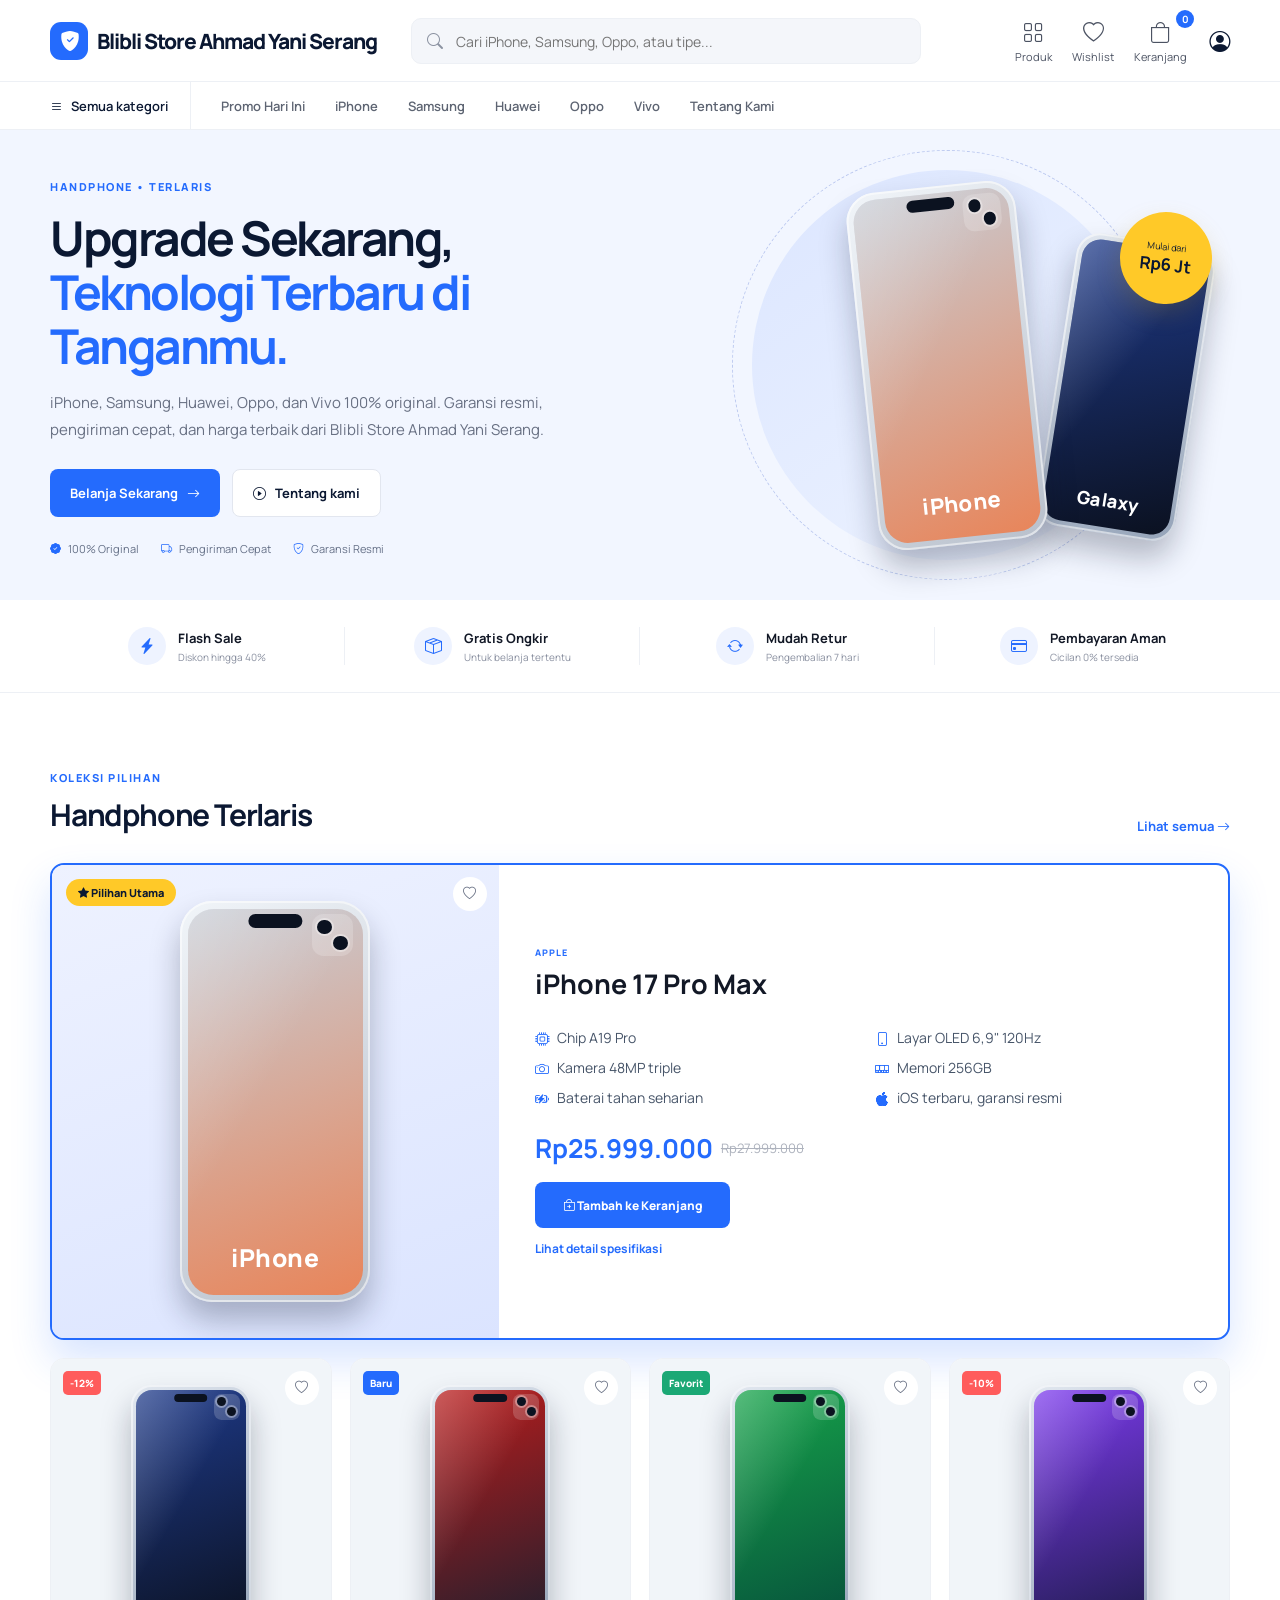
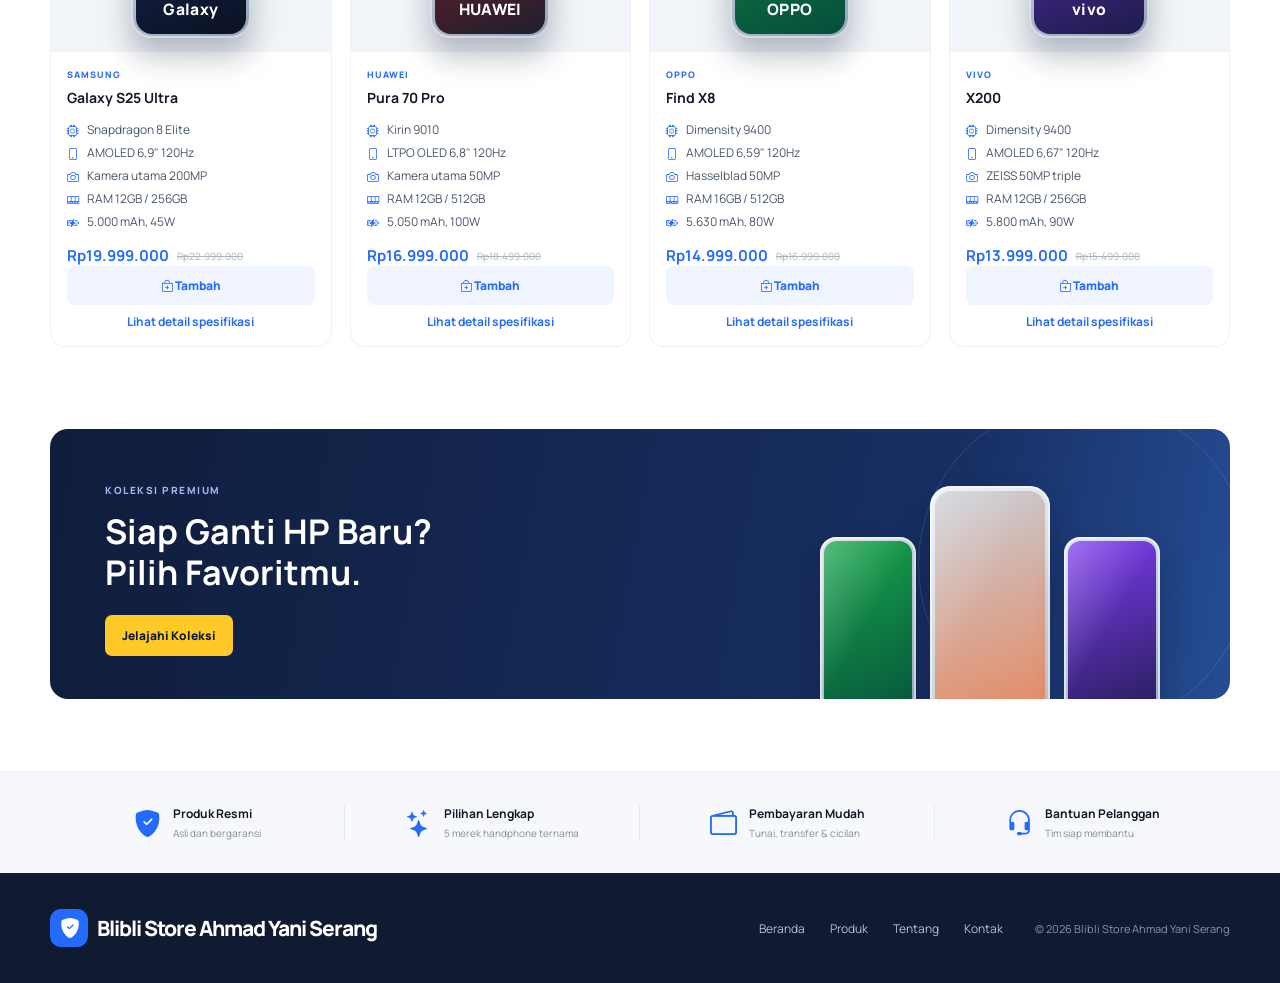
<file: index.html>
<!doctype html>
<html lang="id">
<head>
  <meta charset="utf-8">
  <meta name="viewport" content="width=device-width, initial-scale=1">
  <title>Blibli Store Ahmad Yani Serang — Marketplace Handphone</title>
  <meta name="description" content="Blibli Store Ahmad Yani Serang: belanja iPhone, Samsung, Huawei, Oppo, dan Vivo dengan harga terbaik">
  <link rel="icon" type="image/svg+xml" href="img/faticon/favicon.svg">
  <link rel="preconnect" href="https://fonts.googleapis.com">
  <link rel="preconnect" href="https://fonts.gstatic.com" crossorigin>
  <link rel="stylesheet" href="https://cdn.jsdelivr.net/npm/bootstrap-icons@1.11.3/font/bootstrap-icons.css">
  <link rel="stylesheet" href="style.css">
</head>
<body>
  <header class="topbar">
    <div class="container topbar-inner">
      <a class="brand" href="index.html" aria-label="Blibli Store Ahmad Yani Serang beranda">
        <span class="brand-mark"><i class="bi bi-shield-fill-check"></i></span>
        <span>Blibli Store Ahmad Yani Serang</span>
      </a>
      <form class="search" role="search" onsubmit="return false">
        <i class="bi bi-search"></i>
        <input id="searchInput" type="search" placeholder="Cari iPhone, Samsung, Oppo, atau tipe..." autocomplete="off">
      </form>
      <nav class="header-actions" aria-label="Navigasi utama">
        <a href="product.html"><i class="bi bi-grid"></i><span>Produk</span></a>
        <a href="product.html"><i class="bi bi-heart"></i><span>Wishlist</span></a>
        <a class="cart-link" href="product.html"><i class="bi bi-bag"></i><span>Keranjang</span><b id="cartCount">0</b></a>
        <a class="profile" href="contact.html" aria-label="Kontak"><i class="bi bi-person-circle"></i></a>
      </nav>
    </div>
  </header>

  <nav class="categorybar" aria-label="Kategori">
    <div class="container category-inner">
      <a class="category-active" href="index.html"><i class="bi bi-list"></i> Semua kategori</a>
      <a href="product.html">Promo Hari Ini</a>
      <a href="product.html?brand=iPhone">iPhone</a>
      <a href="product.html?brand=Samsung">Samsung</a>
      <a href="product.html?brand=Huawei">Huawei</a>
      <a href="product.html?brand=Oppo">Oppo</a>
      <a href="product.html?brand=Vivo">Vivo</a>
      <a href="about.html">Tentang Kami</a>
    </div>
  </nav>

  <main>
    <section class="hero-market">
      <div class="container hero-grid">
        <div class="hero-copy">
          <span class="eyebrow">HANDPHONE • TERLARIS</span>
          <h1>Upgrade Sekarang,<br><em>Teknologi Terbaru di Tanganmu.</em></h1>
          <p>iPhone, Samsung, Huawei, Oppo, dan Vivo 100% original. Garansi resmi, pengiriman cepat, dan harga terbaik dari Blibli Store Ahmad Yani Serang.</p>
          <div class="hero-buttons">
            <a class="btn-primary" href="product.html">Belanja Sekarang <i class="bi bi-arrow-right"></i></a>
            <a class="btn-secondary" href="about.html"><i class="bi bi-play-circle"></i> Tentang kami</a>
          </div>
          <div class="trust-row">
            <span><i class="bi bi-patch-check-fill"></i> 100% Original</span>
            <span><i class="bi bi-truck"></i> Pengiriman Cepat</span>
            <span><i class="bi bi-shield-check"></i> Garansi Resmi</span>
          </div>
        </div>
        <div class="hero-visual">
          <div class="promo-badge"><small>Mulai dari</small><strong>Rp6 Jt</strong></div>
          <div class="hero-orbit"></div>
          <div class="phone samsung second" role="img" aria-label="Ilustrasi Galaxy S25 Ultra"><span class="cam"></span><div class="screen">Galaxy</div></div>
          <div class="phone iphone " role="img" aria-label="Ilustrasi iPhone 17 Pro Max"><span class="cam"></span><div class="screen">iPhone</div></div>
        </div>
      </div>
    </section>

    <section class="promo-strip">
      <div class="container promo-grid">
        <article><i class="bi bi-lightning-charge-fill"></i><div><strong>Flash Sale</strong><span>Diskon hingga 40%</span></div></article>
        <article><i class="bi bi-box-seam"></i><div><strong>Gratis Ongkir</strong><span>Untuk belanja tertentu</span></div></article>
        <article><i class="bi bi-arrow-repeat"></i><div><strong>Mudah Retur</strong><span>Pengembalian 7 hari</span></div></article>
        <article><i class="bi bi-credit-card"></i><div><strong>Pembayaran Aman</strong><span>Cicilan 0% tersedia</span></div></article>
      </div>
    </section>

    <section class="catalog-section">
      <div class="container">
        <div class="section-heading">
          <div><span class="section-kicker">KOLEKSI PILIHAN</span><h2>Handphone Terlaris</h2></div>
          <a href="product.html">Lihat semua <i class="bi bi-arrow-right"></i></a>
        </div>
        <div class="product-grid" id="productGrid">
          <article class="product-card featured" data-brand="iPhone" data-name="iphone 17 pro max iphone apple">
            <div class="product-media">
              <span class="badge-best"><i class="bi bi-star-fill"></i> Pilihan Utama</span><button class="wish" aria-label="Tambah ke wishlist"><i class="bi bi-heart"></i></button>
              <div class="phone iphone " role="img" aria-label="Ilustrasi iPhone 17 Pro Max"><span class="cam"></span><div class="screen">iPhone</div></div>
            </div>
            <div class="product-info">
              <span class="brand-label">APPLE</span><h3>iPhone 17 Pro Max</h3>
              <ul class="specs"><li><i class="bi bi-cpu"></i> Chip A19 Pro</li><li><i class="bi bi-phone"></i> Layar OLED 6,9&quot; 120Hz</li><li><i class="bi bi-camera"></i> Kamera 48MP triple</li><li><i class="bi bi-memory"></i> Memori 256GB</li><li><i class="bi bi-battery-charging"></i> Baterai tahan seharian</li><li><i class="bi bi-apple"></i> iOS terbaru, garansi resmi</li></ul>
              <div class="price"><strong>Rp25.999.000</strong><del>Rp27.999.000</del></div>
              <button class="add-cart"><i class="bi bi-bag-plus"></i> Tambah ke Keranjang</button>
              <a class="detail-link" href="productDetail.html#IPHONE17PM">Lihat detail spesifikasi</a>
            </div>
          </article>
          <article class="product-card" data-brand="Samsung" data-name="galaxy s25 ultra samsung samsung">
            <div class="product-media">
              <span class="sale-label ">-12%</span><button class="wish" aria-label="Tambah ke wishlist"><i class="bi bi-heart"></i></button>
              <div class="phone samsung " role="img" aria-label="Ilustrasi Galaxy S25 Ultra"><span class="cam"></span><div class="screen">Galaxy</div></div>
            </div>
            <div class="product-info">
              <span class="brand-label">SAMSUNG</span><h3>Galaxy S25 Ultra</h3>
              <ul class="specs"><li><i class="bi bi-cpu"></i> Snapdragon 8 Elite</li><li><i class="bi bi-phone"></i> AMOLED 6,9&quot; 120Hz</li><li><i class="bi bi-camera"></i> Kamera utama 200MP</li><li><i class="bi bi-memory"></i> RAM 12GB / 256GB</li><li><i class="bi bi-battery-charging"></i> 5.000 mAh, 45W</li></ul>
              <div class="price"><strong>Rp19.999.000</strong><del>Rp22.999.000</del></div>
              <button class="add-cart"><i class="bi bi-bag-plus"></i> Tambah</button>
              <a class="detail-link" href="productDetail.html#S25ULTRA">Lihat detail spesifikasi</a>
            </div>
          </article>
          <article class="product-card" data-brand="Huawei" data-name="pura 70 pro huawei huawei">
            <div class="product-media">
              <span class="sale-label blue">Baru</span><button class="wish" aria-label="Tambah ke wishlist"><i class="bi bi-heart"></i></button>
              <div class="phone huawei " role="img" aria-label="Ilustrasi Pura 70 Pro"><span class="cam"></span><div class="screen">HUAWEI</div></div>
            </div>
            <div class="product-info">
              <span class="brand-label">HUAWEI</span><h3>Pura 70 Pro</h3>
              <ul class="specs"><li><i class="bi bi-cpu"></i> Kirin 9010</li><li><i class="bi bi-phone"></i> LTPO OLED 6,8&quot; 120Hz</li><li><i class="bi bi-camera"></i> Kamera utama 50MP</li><li><i class="bi bi-memory"></i> RAM 12GB / 512GB</li><li><i class="bi bi-battery-charging"></i> 5.050 mAh, 100W</li></ul>
              <div class="price"><strong>Rp16.999.000</strong><del>Rp18.499.000</del></div>
              <button class="add-cart"><i class="bi bi-bag-plus"></i> Tambah</button>
              <a class="detail-link" href="productDetail.html#PURA70PRO">Lihat detail spesifikasi</a>
            </div>
          </article>
          <article class="product-card" data-brand="Oppo" data-name="find x8 oppo oppo">
            <div class="product-media">
              <span class="sale-label green">Favorit</span><button class="wish" aria-label="Tambah ke wishlist"><i class="bi bi-heart"></i></button>
              <div class="phone oppo " role="img" aria-label="Ilustrasi Find X8"><span class="cam"></span><div class="screen">OPPO</div></div>
            </div>
            <div class="product-info">
              <span class="brand-label">OPPO</span><h3>Find X8</h3>
              <ul class="specs"><li><i class="bi bi-cpu"></i> Dimensity 9400</li><li><i class="bi bi-phone"></i> AMOLED 6,59&quot; 120Hz</li><li><i class="bi bi-camera"></i> Hasselblad 50MP</li><li><i class="bi bi-memory"></i> RAM 16GB / 512GB</li><li><i class="bi bi-battery-charging"></i> 5.630 mAh, 80W</li></ul>
              <div class="price"><strong>Rp14.999.000</strong><del>Rp16.999.000</del></div>
              <button class="add-cart"><i class="bi bi-bag-plus"></i> Tambah</button>
              <a class="detail-link" href="productDetail.html#FINDX8">Lihat detail spesifikasi</a>
            </div>
          </article>
          <article class="product-card" data-brand="Vivo" data-name="x200 vivo vivo">
            <div class="product-media">
              <span class="sale-label ">-10%</span><button class="wish" aria-label="Tambah ke wishlist"><i class="bi bi-heart"></i></button>
              <div class="phone vivo " role="img" aria-label="Ilustrasi X200"><span class="cam"></span><div class="screen">vivo</div></div>
            </div>
            <div class="product-info">
              <span class="brand-label">VIVO</span><h3>X200</h3>
              <ul class="specs"><li><i class="bi bi-cpu"></i> Dimensity 9400</li><li><i class="bi bi-phone"></i> AMOLED 6,67&quot; 120Hz</li><li><i class="bi bi-camera"></i> ZEISS 50MP triple</li><li><i class="bi bi-memory"></i> RAM 12GB / 256GB</li><li><i class="bi bi-battery-charging"></i> 5.800 mAh, 90W</li></ul>
              <div class="price"><strong>Rp13.999.000</strong><del>Rp15.499.000</del></div>
              <button class="add-cart"><i class="bi bi-bag-plus"></i> Tambah</button>
              <a class="detail-link" href="productDetail.html#X200">Lihat detail spesifikasi</a>
            </div>
          </article>
        </div>
        <p class="empty-note" id="emptyNote">Tidak ada produk yang cocok. Coba kata kunci lain.</p>
      </div>
    </section>

    <section class="brand-banner">
      <div class="container brand-banner-inner">
        <div><span>KOLEKSI PREMIUM</span><h2>Siap Ganti HP Baru?<br>Pilih Favoritmu.</h2><a href="product.html">Jelajahi Koleksi</a></div>
        <div class="mini-phones" aria-hidden="true">
          <div class="phone oppo " role="img" aria-label="Ilustrasi Find X8"><span class="cam"></span><div class="screen">OPPO</div></div><div class="phone iphone " role="img" aria-label="Ilustrasi iPhone 17"><span class="cam"></span><div class="screen">iPhone</div></div><div class="phone vivo " role="img" aria-label="Ilustrasi X200"><span class="cam"></span><div class="screen">vivo</div></div>
        </div>
      </div>
    </section>

    <section class="benefits">
      <div class="container benefit-grid">
        <article><i class="bi bi-shield-fill-check"></i><div><h3>Produk Resmi</h3><p>Asli dan bergaransi</p></div></article>
        <article><i class="bi bi-stars"></i><div><h3>Pilihan Lengkap</h3><p>5 merek handphone ternama</p></div></article>
        <article><i class="bi bi-wallet2"></i><div><h3>Pembayaran Mudah</h3><p>Tunai, transfer & cicilan</p></div></article>
        <article><i class="bi bi-headset"></i><div><h3>Bantuan Pelanggan</h3><p>Tim siap membantu</p></div></article>
      </div>
    </section>
  </main>

  <footer>
    <div class="container footer-inner">
      <a class="brand footer-brand" href="index.html"><span class="brand-mark"><i class="bi bi-shield-fill-check"></i></span><span>Blibli Store Ahmad Yani Serang</span></a>
      <nav><a href="index.html">Beranda</a><a href="product.html">Produk</a><a href="about.html">Tentang</a><a href="contact.html">Kontak</a></nav>
      <p>© 2026 Blibli Store Ahmad Yani Serang</p>
    </div>
  </footer>

  <button id="backToTop" class="back-to-top" aria-label="Kembali ke atas"><i class="bi bi-arrow-up"></i></button>
  <script src="script.js"></script>
</body>
</html>
</file>
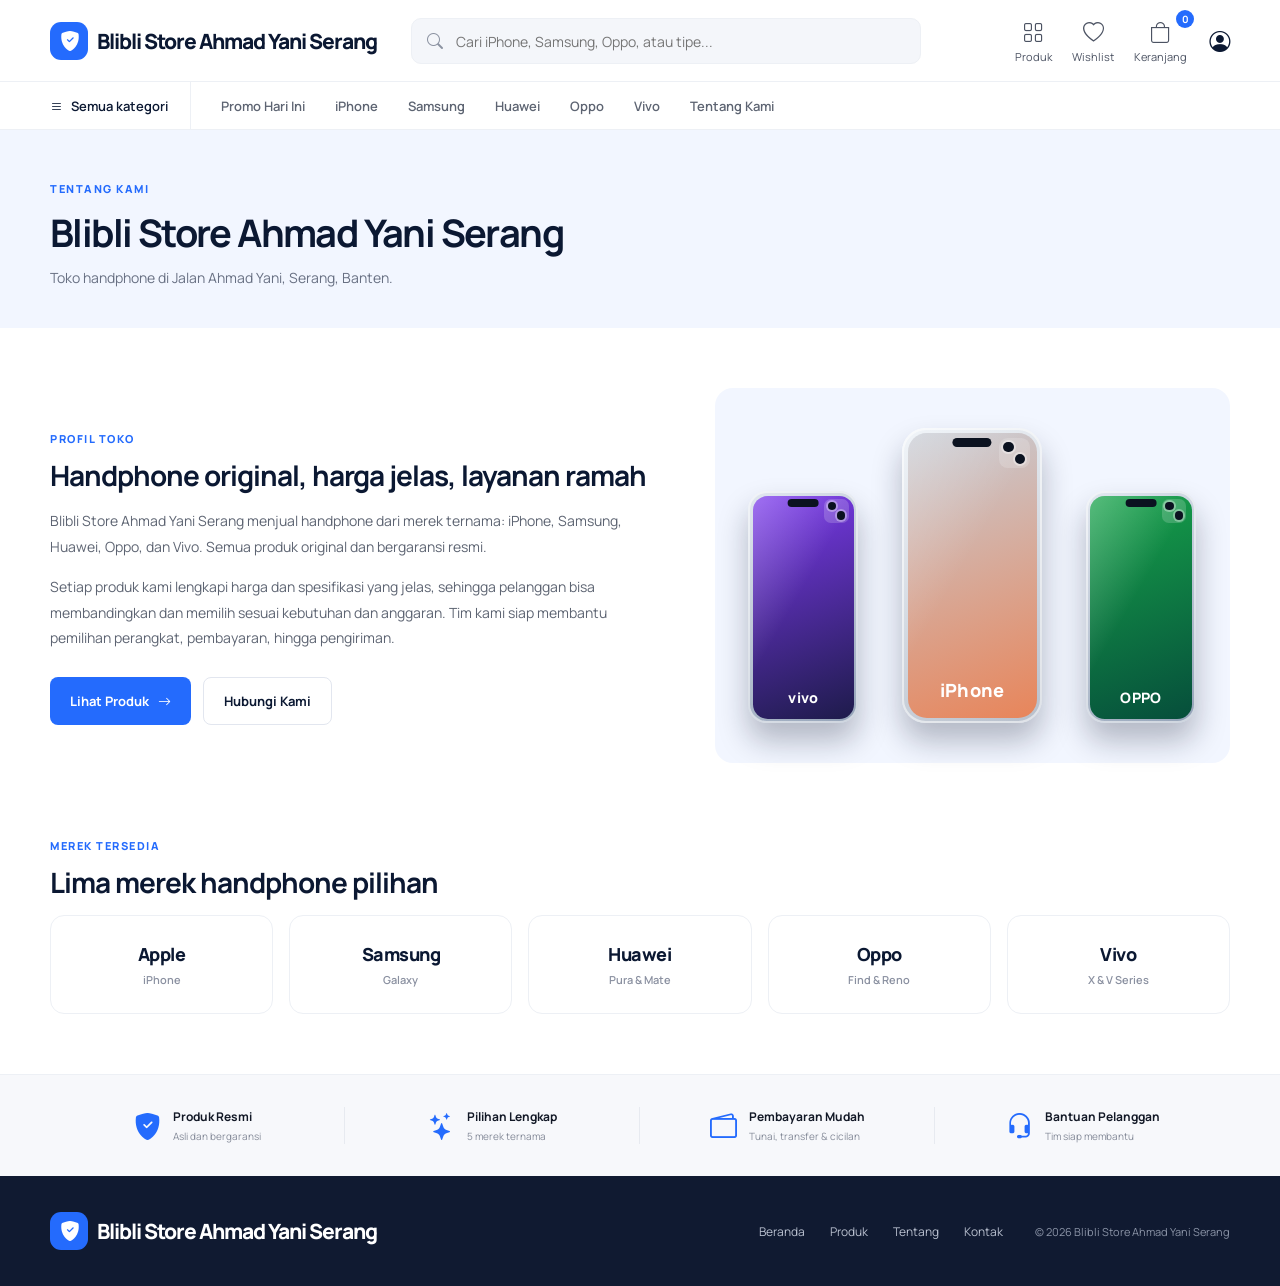
<file: about.html>
<!doctype html>
<html lang="id">
<head>
  <meta charset="utf-8">
  <meta name="viewport" content="width=device-width, initial-scale=1">
  <title>Tentang Kami — Blibli Store Ahmad Yani Serang</title>
  <meta name="description" content="Profil Blibli Store Ahmad Yani Serang, toko handphone di Ahmad Yani Serang">
  <link rel="icon" type="image/svg+xml" href="img/faticon/favicon.svg">
  <link rel="preconnect" href="https://fonts.googleapis.com">
  <link rel="preconnect" href="https://fonts.gstatic.com" crossorigin>
  <link rel="stylesheet" href="https://cdn.jsdelivr.net/npm/bootstrap-icons@1.11.3/font/bootstrap-icons.css">
  <link rel="stylesheet" href="style.css">
</head>
<body>
  <header class="topbar">
    <div class="container topbar-inner">
      <a class="brand" href="index.html" aria-label="Blibli Store Ahmad Yani Serang beranda">
        <span class="brand-mark"><i class="bi bi-shield-fill-check"></i></span>
        <span>Blibli Store Ahmad Yani Serang</span>
      </a>
      <form class="search" role="search" onsubmit="return false">
        <i class="bi bi-search"></i>
        <input id="searchInput" type="search" placeholder="Cari iPhone, Samsung, Oppo, atau tipe..." autocomplete="off">
      </form>
      <nav class="header-actions" aria-label="Navigasi utama">
        <a href="product.html"><i class="bi bi-grid"></i><span>Produk</span></a>
        <a href="product.html"><i class="bi bi-heart"></i><span>Wishlist</span></a>
        <a class="cart-link" href="product.html"><i class="bi bi-bag"></i><span>Keranjang</span><b id="cartCount">0</b></a>
        <a class="profile" href="contact.html" aria-label="Kontak"><i class="bi bi-person-circle"></i></a>
      </nav>
    </div>
  </header>

  <nav class="categorybar" aria-label="Kategori">
    <div class="container category-inner">
      <a class="category-active" href="index.html"><i class="bi bi-list"></i> Semua kategori</a>
      <a href="product.html">Promo Hari Ini</a>
      <a href="product.html?brand=iPhone">iPhone</a>
      <a href="product.html?brand=Samsung">Samsung</a>
      <a href="product.html?brand=Huawei">Huawei</a>
      <a href="product.html?brand=Oppo">Oppo</a>
      <a href="product.html?brand=Vivo">Vivo</a>
      <a href="about.html">Tentang Kami</a>
    </div>
  </nav>

  <main>
    <section class="page-hero">
      <div class="container">
        <span class="eyebrow">TENTANG KAMI</span>
        <h1>Blibli Store Ahmad Yani Serang</h1>
        <p>Toko handphone di Jalan Ahmad Yani, Serang, Banten.</p>
      </div>
    </section>

    <section class="container about-grid">
      <div>
        <span class="section-kicker">PROFIL TOKO</span>
        <h2>Handphone original, harga jelas, layanan ramah</h2>
        <p>Blibli Store Ahmad Yani Serang menjual handphone dari merek ternama: iPhone, Samsung, Huawei, Oppo, dan Vivo. Semua produk original dan bergaransi resmi.</p>
        <p>Setiap produk kami lengkapi harga dan spesifikasi yang jelas, sehingga pelanggan bisa membandingkan dan memilih sesuai kebutuhan dan anggaran. Tim kami siap membantu pemilihan perangkat, pembayaran, hingga pengiriman.</p>
        <div class="hero-buttons">
          <a class="btn-primary" href="product.html">Lihat Produk <i class="bi bi-arrow-right"></i></a>
          <a class="btn-secondary" href="contact.html">Hubungi Kami</a>
        </div>
      </div>
      <div class="about-visual" aria-hidden="true"><div class="phone vivo " role="img" aria-label="Ilustrasi X200"><span class="cam"></span><div class="screen">vivo</div></div><div class="phone iphone " role="img" aria-label="Ilustrasi iPhone 17 Pro Max"><span class="cam"></span><div class="screen">iPhone</div></div><div class="phone oppo " role="img" aria-label="Ilustrasi Find X8"><span class="cam"></span><div class="screen">OPPO</div></div></div>
    </section>

    <section class="container brands-section">
      <span class="section-kicker">MEREK TERSEDIA</span>
      <h2>Lima merek handphone pilihan</h2>
      <div class="brand-cards"><div class="brand-card">Apple<small>iPhone</small></div><div class="brand-card">Samsung<small>Galaxy</small></div><div class="brand-card">Huawei<small>Pura & Mate</small></div><div class="brand-card">Oppo<small>Find & Reno</small></div><div class="brand-card">Vivo<small>X & V Series</small></div></div>
    </section>

    <section class="benefits">
      <div class="container benefit-grid">
        <article><i class="bi bi-shield-fill-check"></i><div><h3>Produk Resmi</h3><p>Asli dan bergaransi</p></div></article>
        <article><i class="bi bi-stars"></i><div><h3>Pilihan Lengkap</h3><p>5 merek ternama</p></div></article>
        <article><i class="bi bi-wallet2"></i><div><h3>Pembayaran Mudah</h3><p>Tunai, transfer & cicilan</p></div></article>
        <article><i class="bi bi-headset"></i><div><h3>Bantuan Pelanggan</h3><p>Tim siap membantu</p></div></article>
      </div>
    </section>
  </main>

  <footer>
    <div class="container footer-inner">
      <a class="brand footer-brand" href="index.html"><span class="brand-mark"><i class="bi bi-shield-fill-check"></i></span><span>Blibli Store Ahmad Yani Serang</span></a>
      <nav><a href="index.html">Beranda</a><a href="product.html">Produk</a><a href="about.html">Tentang</a><a href="contact.html">Kontak</a></nav>
      <p>© 2026 Blibli Store Ahmad Yani Serang</p>
    </div>
  </footer>

  <button id="backToTop" class="back-to-top" aria-label="Kembali ke atas"><i class="bi bi-arrow-up"></i></button>
  <script src="script.js"></script>
</body>
</html>
</file>
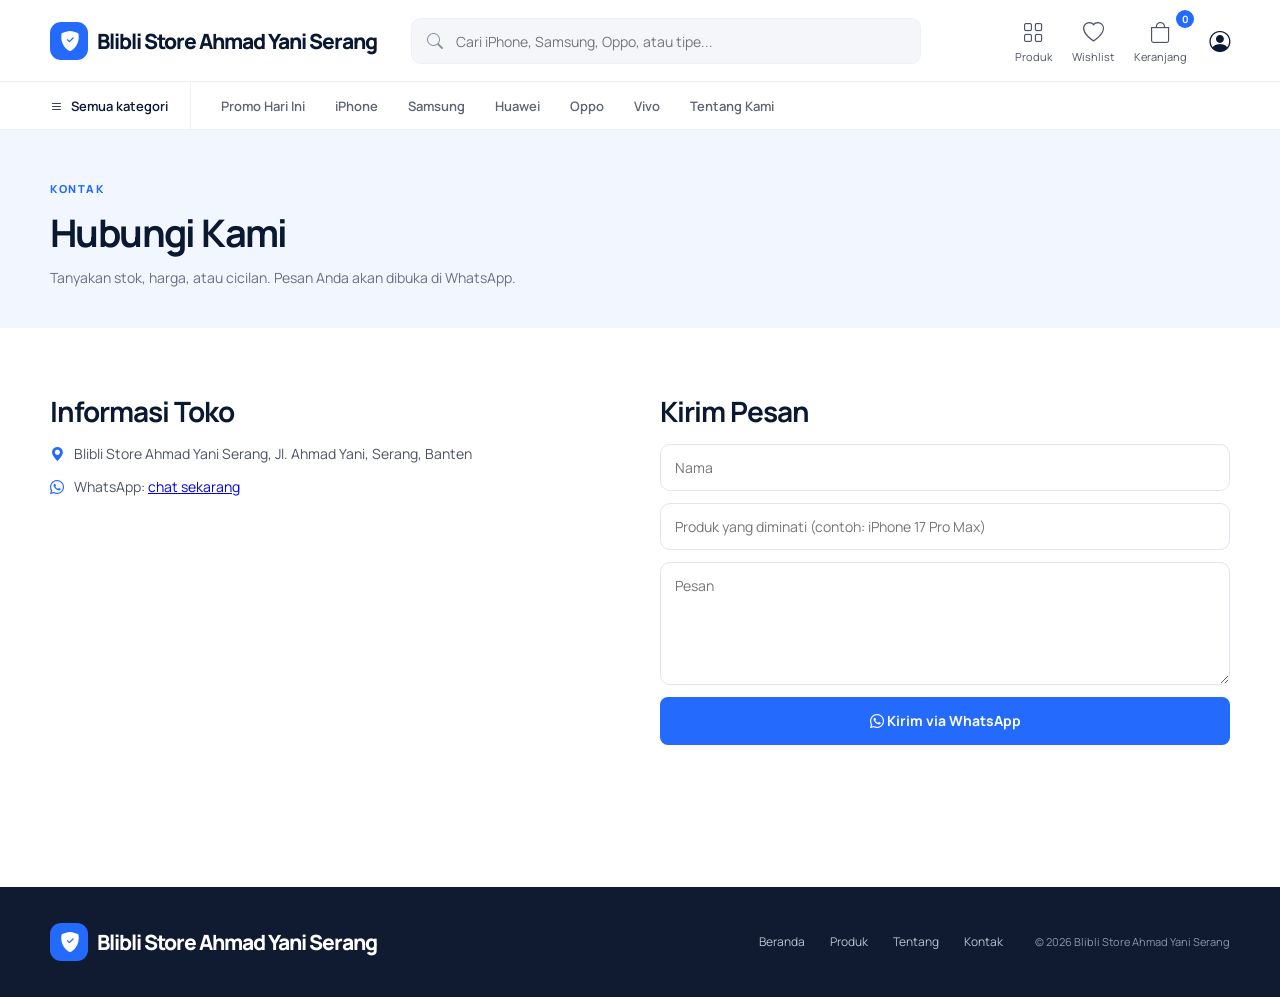
<file: contact.html>
<!doctype html>
<html lang="id">
<head>
  <meta charset="utf-8">
  <meta name="viewport" content="width=device-width, initial-scale=1">
  <title>Kontak — Blibli Store Ahmad Yani Serang</title>
  <meta name="description" content="Hubungi Blibli Store Ahmad Yani Serang">
  <link rel="icon" type="image/svg+xml" href="img/faticon/favicon.svg">
  <link rel="preconnect" href="https://fonts.googleapis.com">
  <link rel="preconnect" href="https://fonts.gstatic.com" crossorigin>
  <link rel="stylesheet" href="https://cdn.jsdelivr.net/npm/bootstrap-icons@1.11.3/font/bootstrap-icons.css">
  <link rel="stylesheet" href="style.css">
</head>
<body>
  <header class="topbar">
    <div class="container topbar-inner">
      <a class="brand" href="index.html" aria-label="Blibli Store Ahmad Yani Serang beranda">
        <span class="brand-mark"><i class="bi bi-shield-fill-check"></i></span>
        <span>Blibli Store Ahmad Yani Serang</span>
      </a>
      <form class="search" role="search" onsubmit="return false">
        <i class="bi bi-search"></i>
        <input id="searchInput" type="search" placeholder="Cari iPhone, Samsung, Oppo, atau tipe..." autocomplete="off">
      </form>
      <nav class="header-actions" aria-label="Navigasi utama">
        <a href="product.html"><i class="bi bi-grid"></i><span>Produk</span></a>
        <a href="product.html"><i class="bi bi-heart"></i><span>Wishlist</span></a>
        <a class="cart-link" href="product.html"><i class="bi bi-bag"></i><span>Keranjang</span><b id="cartCount">0</b></a>
        <a class="profile" href="contact.html" aria-label="Kontak"><i class="bi bi-person-circle"></i></a>
      </nav>
    </div>
  </header>

  <nav class="categorybar" aria-label="Kategori">
    <div class="container category-inner">
      <a class="category-active" href="index.html"><i class="bi bi-list"></i> Semua kategori</a>
      <a href="product.html">Promo Hari Ini</a>
      <a href="product.html?brand=iPhone">iPhone</a>
      <a href="product.html?brand=Samsung">Samsung</a>
      <a href="product.html?brand=Huawei">Huawei</a>
      <a href="product.html?brand=Oppo">Oppo</a>
      <a href="product.html?brand=Vivo">Vivo</a>
      <a href="about.html">Tentang Kami</a>
    </div>
  </nav>

  <main>
    <section class="page-hero">
      <div class="container">
        <span class="eyebrow">KONTAK</span>
        <h1>Hubungi Kami</h1>
        <p>Tanyakan stok, harga, atau cicilan. Pesan Anda akan dibuka di WhatsApp.</p>
      </div>
    </section>

    <section class="container contact-grid">
      <div>
        <h2>Informasi Toko</h2>
        <ul class="contact-list">
          <li><i class="bi bi-geo-alt-fill"></i>Blibli Store Ahmad Yani Serang, Jl. Ahmad Yani, Serang, Banten</li>
          <li><i class="bi bi-whatsapp"></i>WhatsApp: <a href="#" data-wa="Halo Blibli Store Ahmad Yani Serang, saya ingin bertanya.">chat sekarang</a></li>
        </ul>
        <iframe class="map-frame" title="Lokasi Blibli Store Ahmad Yani Serang" loading="lazy" referrerpolicy="no-referrer-when-downgrade" src="https://www.google.com/maps?q=Blibli+Store+Ahmad+Yani+Serang&output=embed"></iframe>
      </div>
      <div>
        <h2>Kirim Pesan</h2>
        <form class="contact-form" id="contactForm">
          <input type="text" id="cName" placeholder="Nama" required>
          <input type="text" id="cSubject" placeholder="Produk yang diminati (contoh: iPhone 17 Pro Max)">
          <textarea id="cMessage" rows="5" placeholder="Pesan" required></textarea>
          <button type="submit"><i class="bi bi-whatsapp"></i> Kirim via WhatsApp</button>
        </form>
      </div>
    </section>
  </main>

  <footer>
    <div class="container footer-inner">
      <a class="brand footer-brand" href="index.html"><span class="brand-mark"><i class="bi bi-shield-fill-check"></i></span><span>Blibli Store Ahmad Yani Serang</span></a>
      <nav><a href="index.html">Beranda</a><a href="product.html">Produk</a><a href="about.html">Tentang</a><a href="contact.html">Kontak</a></nav>
      <p>© 2026 Blibli Store Ahmad Yani Serang</p>
    </div>
  </footer>

  <button id="backToTop" class="back-to-top" aria-label="Kembali ke atas"><i class="bi bi-arrow-up"></i></button>
  <script src="script.js"></script>
</body>
</html>
</file>
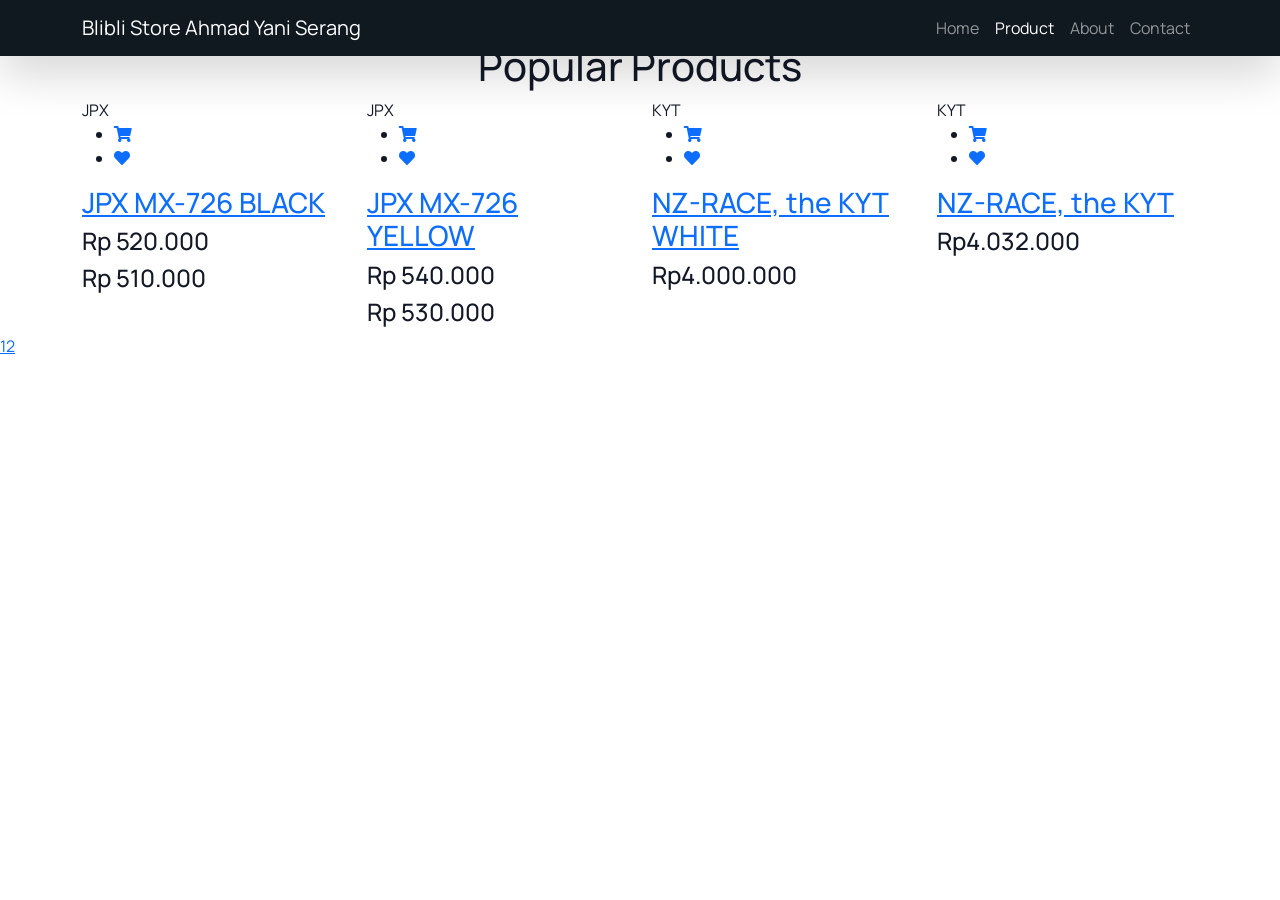
<file: New product2.html>
<!DOCTYPE html>
<html lang="en">

<head>
  <meta charset="UTF-8" />
  <title>Blibli Store Ahmad Yani Serang</title>
  <link href="img/faticon/output-onlinepngtools.png" rel="shortcut icon">
  <link rel="stylesheet" href="https://cdn.jsdelivr.net/npm/bootstrap@5.0.1/dist/css/bootstrap.min.css" />
  <link rel="stylesheet" href="https://cdnjs.cloudflare.com/ajax/libs/font-awesome/5.15.3/css/all.min.css" />
  <link rel="stylesheet" href="./style.css" />

  <!-- EFEK SCROLL -->
  <link rel="stylesheet" href="https://unpkg.com/aos@next/dist/aos.css" />
</head>

<body>
  <!-- Navbar -->
  <nav class="navbar navbar-expand-lg navbar-dark shadow-lg fixed-top" style="background-color: #101820">
    <div class="container">
      <a class="navbar-brand" href="#">Blibli Store Ahmad Yani Serang</a>
      <button class="navbar-toggler" type="button" data-bs-toggle="collapse" data-bs-target="#navbarNav"
        aria-controls="navbarNav" aria-expanded="false" aria-label="Toggle navigation">
        <span class="navbar-toggler-icon"></span>
      </button>
      <div class="collapse navbar-collapse" id="navbarNav">
        <ul class="navbar-nav ms-auto">
          <li class="nav-item">
            <a class="nav-link" href="index.html">Home</a>
          </li>
          <li class="nav-item">
            <a class="nav-link active" aria-current="page" href="product.html">Product</a>
          </li>
          <li class="nav-item">
            <a class="nav-link" href="about.html">About</a>
          </li>
          <li class="nav-item">
            <a class="nav-link" href="contact.html">Contact</a>
          </li>
        </ul>
      </div>
    </div>
  </nav>
  <!-- Akhir Navbar -->

  <!-- partial:index.partial.html -->
  <section class="section-products" id="section-product2">
    <div class="container" data-aos="fade-up" data-aos-duration="2000">
      <div class="row justify-content-center text-center">
        <div class="col-md-8 col-lg-6">
          <div class="header">
            <h3>Featured Product</h3>
            <h1>Popular Products</h1>
          </div>
        </div>
      </div>
      <div class="row">
        <!-- Single Product -->
        <div class="col-md-6 col-lg-4 col-xl-3">
          <div id="product-9" class="single-product">
            <div class="part-1" style="border-radius: 10px 10px 10px 10px">
              <span class="new">JPX</span>
              <ul>
                <li>
                  <a href="productDetail.html#JPXBLACK"><i class="fas fa-shopping-cart"></i></a>
                </li>
                <li>
                  <a href="#"><i class="fas fa-heart"></i></a>
                </li>
              </ul>
            </div>

            <div class="part-2">
              <a href="productDetail.html#JPXBLACK">
                <h3 class="product-title">JPX MX-726 BLACK</h3>
              </a>
              <h4 class="product-old-price">Rp 520.000</h4>
              <h4 class="product-price">Rp 510.000</h4>
            </div>
          </div>
        </div>
        <!-- Single Product -->
        <div class="col-md-6 col-lg-4 col-xl-3">
          <div id="product-10" class="single-product">
            <div class="part-1" style="border-radius: 10px 10px 10px 10px">
              <span class="new">JPX</span>
              <ul>
                <li>
                  <a href="productDetail.html#JPXYELLOW"><i class="fas fa-shopping-cart"></i></a>
                </li>
                <li>
                  <a href="#"><i class="fas fa-heart"></i></a>
                </li>
              </ul>
            </div>
            <div class="part-2">
              <a href="productDetail.html#JPXYELLOW">
                <h3 class="product-title">JPX MX-726 YELLOW</h3>
              </a>
              <h4 class="product-old-price">Rp 540.000</h4>
              <h4 class="product-price">Rp 530.000</h4>
            </div>
          </div>
        </div>
        <!-- Single Product -->
        <div class="col-md-6 col-lg-4 col-xl-3">
          <div id="product-11" class="single-product">
            <div class="part-1" style="border-radius: 10px 10px 10px 10px">
              <span class="new">KYT</span>
              <ul>
                <li>
                  <a href="productDetail.html#KYTWHT"><i class="fas fa-shopping-cart"></i></a>
                </li>
                <li>
                  <a href="#"><i class="fas fa-heart"></i></a>
                </li>
              </ul>
            </div>
            <div class="part-2">
              <a href="productDetail.html#KYTWHT">
                <h3 class="product-title">NZ-RACE, the KYT WHITE</h3>
              </a>
              <h4 class="product-price">Rp4.000.000</h4>
            </div>
          </div>
        </div>
        <!-- Single Product -->
        <div class="col-md-6 col-lg-4 col-xl-3">
          <div id="product-12" class="single-product">
            <div class="part-1" style="border-radius: 10px 10px 10px 10px">
              <span class="new">KYT</span>
              <ul>
                <li>
                  <a href="productDetail.html#KYTRACE2"><i class="fas fa-shopping-cart"></i></a>
                </li>
                <li>
                  <a href="#"><i class="fas fa-heart"></i></a>
                </li>
              </ul>
            </div>
            <div class="part-2">
              <a href="productDetail.html#KYTRACE2">
                <h3 class="product-title">NZ-RACE, the KYT</h3>
              </a>
              <h4 class="product-price">Rp4.032.000</h4>
            </div>
          </div>
        </div>
        <!-- Single Product -->
      </div>
    </div>
    <ul class="pagination">
      <li><a href="product.html#section-products">1</a></li>
      <li class="active"><a href="#">2</a></li>
    </ul>
  </section>
  <script src="https://cdn.jsdelivr.net/npm/bootstrap@5.3.0-alpha3/dist/js/bootstrap.bundle.min.js"
    integrity="sha384-ENjdO4Dr2bkBIFxQpeoTz1HIcje39Wm4jDKdf19U8gI4ddQ3GYNS7NTKfAdVQSZe"
    crossorigin="anonymous"></script>
  <script src="https://ajax.googleapis.com/ajax/libs/jquery/3.6.4/jquery.min.js"></script>
  <script src="https://maxcdn.bootstrapcdn.com/bootstrap/3.4.1/js/bootstrap.min.js"></script>

  <!-- EFEK SCROLL -->
  <script src="https://unpkg.com/aos@next/dist/aos.js"></script>
  <script>
    AOS.init();
  </script>
</body>

</html>
</file>
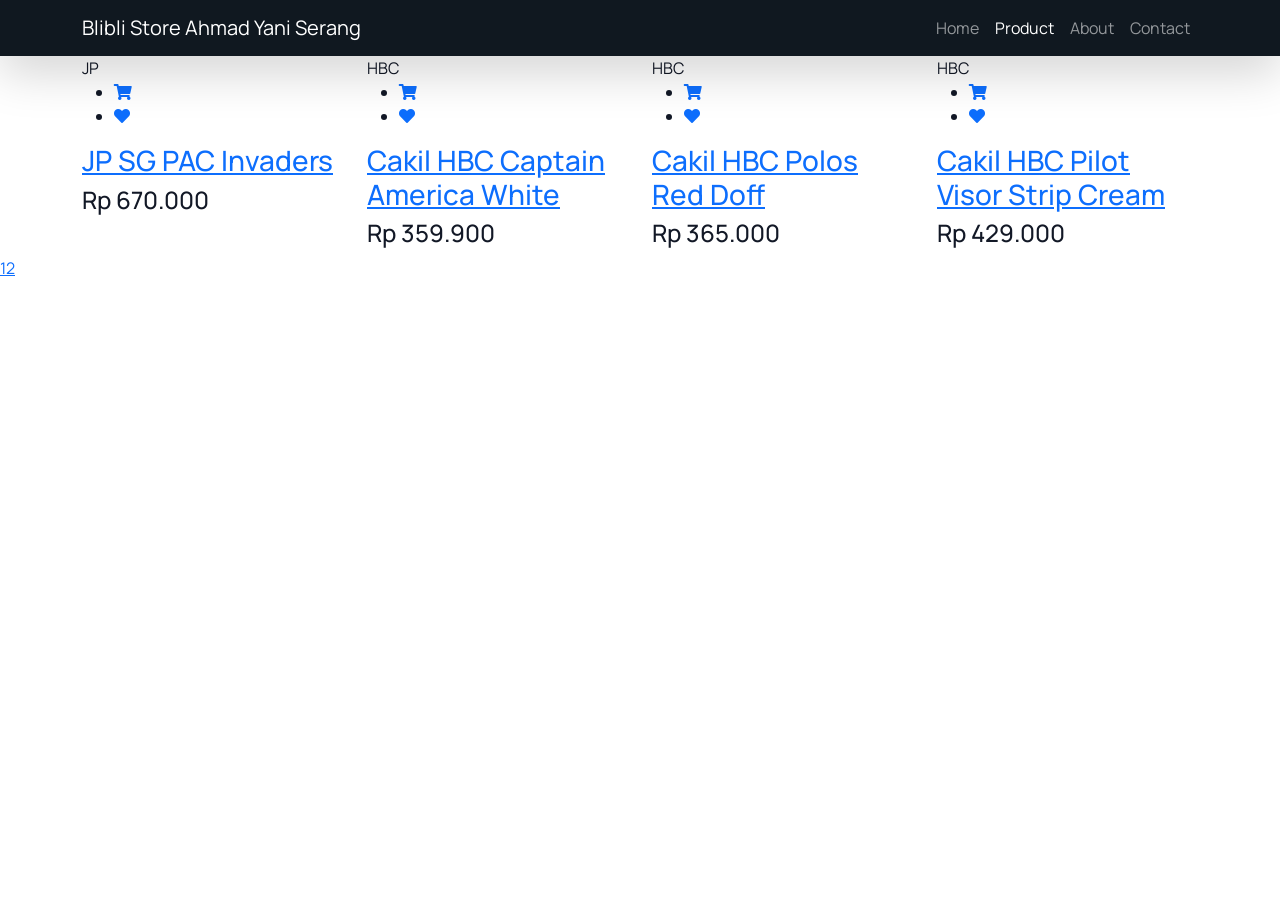
<file: New product3.html>
<!DOCTYPE html>
<html lang="en">

<head>
  <meta charset="UTF-8" />
  <title>Blibli Store Ahmad Yani Serang</title>
  <link href="img/faticon/output-onlinepngtools.png" rel="shortcut icon">
  <link rel="stylesheet" href="https://cdn.jsdelivr.net/npm/bootstrap@5.0.1/dist/css/bootstrap.min.css" />
  <link rel="stylesheet" href="https://cdnjs.cloudflare.com/ajax/libs/font-awesome/5.15.3/css/all.min.css" />
  <link rel="stylesheet" href="./style.css" />

  <!-- EFEK SCROLL -->
  <link rel="stylesheet" href="https://unpkg.com/aos@next/dist/aos.css" />
</head>

<body>
  <!-- Navbar -->
  <nav class="navbar navbar-expand-lg navbar-dark shadow-lg fixed-top" style="background-color: #101820">
    <div class="container">
      <a class="navbar-brand" href="#">Blibli Store Ahmad Yani Serang</a>
      <button class="navbar-toggler" type="button" data-bs-toggle="collapse" data-bs-target="#navbarNav"
        aria-controls="navbarNav" aria-expanded="false" aria-label="Toggle navigation">
        <span class="navbar-toggler-icon"></span>
      </button>
      <div class="collapse navbar-collapse" id="navbarNav">
        <ul class="navbar-nav ms-auto">
          <li class="nav-item">
            <a class="nav-link" href="index.html">Home</a>
          </li>
          <li class="nav-item">
            <a class="nav-link active" aria-current="page" href="#">Product</a>
          </li>
          <li class="nav-item">
            <a class="nav-link" href="about.html">About</a>
          </li>
          <li class="nav-item">
            <a class="nav-link" href="contact.html">Contact</a>
          </li>
        </ul>
      </div>
    </div>
  </nav>
  <!-- Akhir Navbar -->

  <!-- partial:index.partial.html -->
  <section class="section-products" id="section-product2">
    <div class="container" data-aos="fade-up" data-aos-duration="2000">
      <div class="row justify-content-center text-center">
        <div class="col-md-8 col-lg-6">
          <div class="header">
            <h1>Product</h1>
          </div>
        </div>
      </div>
      <div class="row">
        <!-- Single Product -->
        <div class="col-md-6 col-lg-4 col-xl-3">
          <div id="product-17" class="single-product">
            <div class="part-1" style="border-radius: 10px 10px 10px 10px">
              <span class="new">JP</span>
              <ul>
                <li>
                  <a href="productDetail.html#SADAPURPLE"><i class="fas fa-shopping-cart"></i></a>
                </li>
                <li>
                  <a href="#"><i class="fas fa-heart"></i></a>
                </li>
              </ul>
            </div>
            <div class="part-2">
              <a href="productDetail.html#SADAPURPLE">
                <h3 class="product-title">JP SG PAC Invaders</h3>
              </a>
              <h4 class="product-price">Rp 670.000</h4>
            </div>
          </div>
        </div>

        <!-- Single Product -->
        <div class="col-md-6 col-lg-4 col-xl-3">
          <div id="product-18" class="single-product">
            <div class="part-1" style="border-radius: 10px 10px 10px 10px">
              <span class="new">HBC</span>
              <ul>
                <li>
                  <a href="productDetail.html#CAKILWHITE"><i class="fas fa-shopping-cart"></i></a>
                </li>
                <li>
                  <a href="#"><i class="fas fa-heart"></i></a>
                </li>
              </ul>
            </div>
            <div class="part-2">
              <a href="productDetail.html#CAKILWHITE">
                <h3 class="product-title">Cakil HBC Captain America White</h3>
              </a>
              <h4 class="product-price">Rp 359.900</h4>
            </div>
          </div>
        </div>

        <!-- Single Product -->
        <div class="col-md-6 col-lg-4 col-xl-3">
          <div id="product-19" class="single-product">
            <div class="part-1" style="border-radius: 10px 10px 10px 10px">
              <span class="new">HBC</span>
              <ul>
                <li>
                  <a href="productDetail.html#CAKILREDDOF"><i class="fas fa-shopping-cart"></i></a>
                </li>
                <li>
                  <a href="#"><i class="fas fa-heart"></i></a>
                </li>
              </ul>
            </div>
            <div class="part-2">
              <a href="productDetail.html#CAKILREDDOF">
                <h3 class="product-title">Cakil HBC Polos Red Doff</h3>
              </a>
              <h4 class="product-price">Rp 365.000</h4>
            </div>
          </div>
        </div>

        <!-- Single Product -->
        <div class="col-md-6 col-lg-4 col-xl-3">
          <div id="product-20" class="single-product">
            <div class="part-1" style="border-radius: 10px 10px 10px 10px">
              <span class="new">HBC</span>
              <ul>
                <li>
                  <a href="productDetail.html#CAKILPILOT"><i class="fas fa-shopping-cart"></i></a>
                </li>
                <li>
                  <a href="#"><i class="fas fa-heart"></i></a>
                </li>
              </ul>
            </div>
            <div class="part-2">
              <a href="productDetail.html#CAKILPILOT">
                <h3 class="product-title">Cakil HBC Pilot Visor Strip Cream</h3>
              </a>
              <h4 class="product-price">Rp 429.000</h4>
            </div>
          </div>
        </div>
      </div>
    </div>
    <ul class="pagination">
      <li><a href="product.html#section-products1">1</a></li>
      <li class="active"><a href="#">2</a></li>
    </ul>
  </section>
  <script src="https://cdn.jsdelivr.net/npm/bootstrap@5.3.0-alpha3/dist/js/bootstrap.bundle.min.js"
    integrity="sha384-ENjdO4Dr2bkBIFxQpeoTz1HIcje39Wm4jDKdf19U8gI4ddQ3GYNS7NTKfAdVQSZe"
    crossorigin="anonymous"></script>
  <script src="https://ajax.googleapis.com/ajax/libs/jquery/3.6.4/jquery.min.js"></script>
  <script src="https://maxcdn.bootstrapcdn.com/bootstrap/3.4.1/js/bootstrap.min.js"></script>

  <!-- EFEK SCROLL -->
  <script src="https://unpkg.com/aos@next/dist/aos.js"></script>
  <script>
    AOS.init();
  </script>
</body>

</html>
</file>
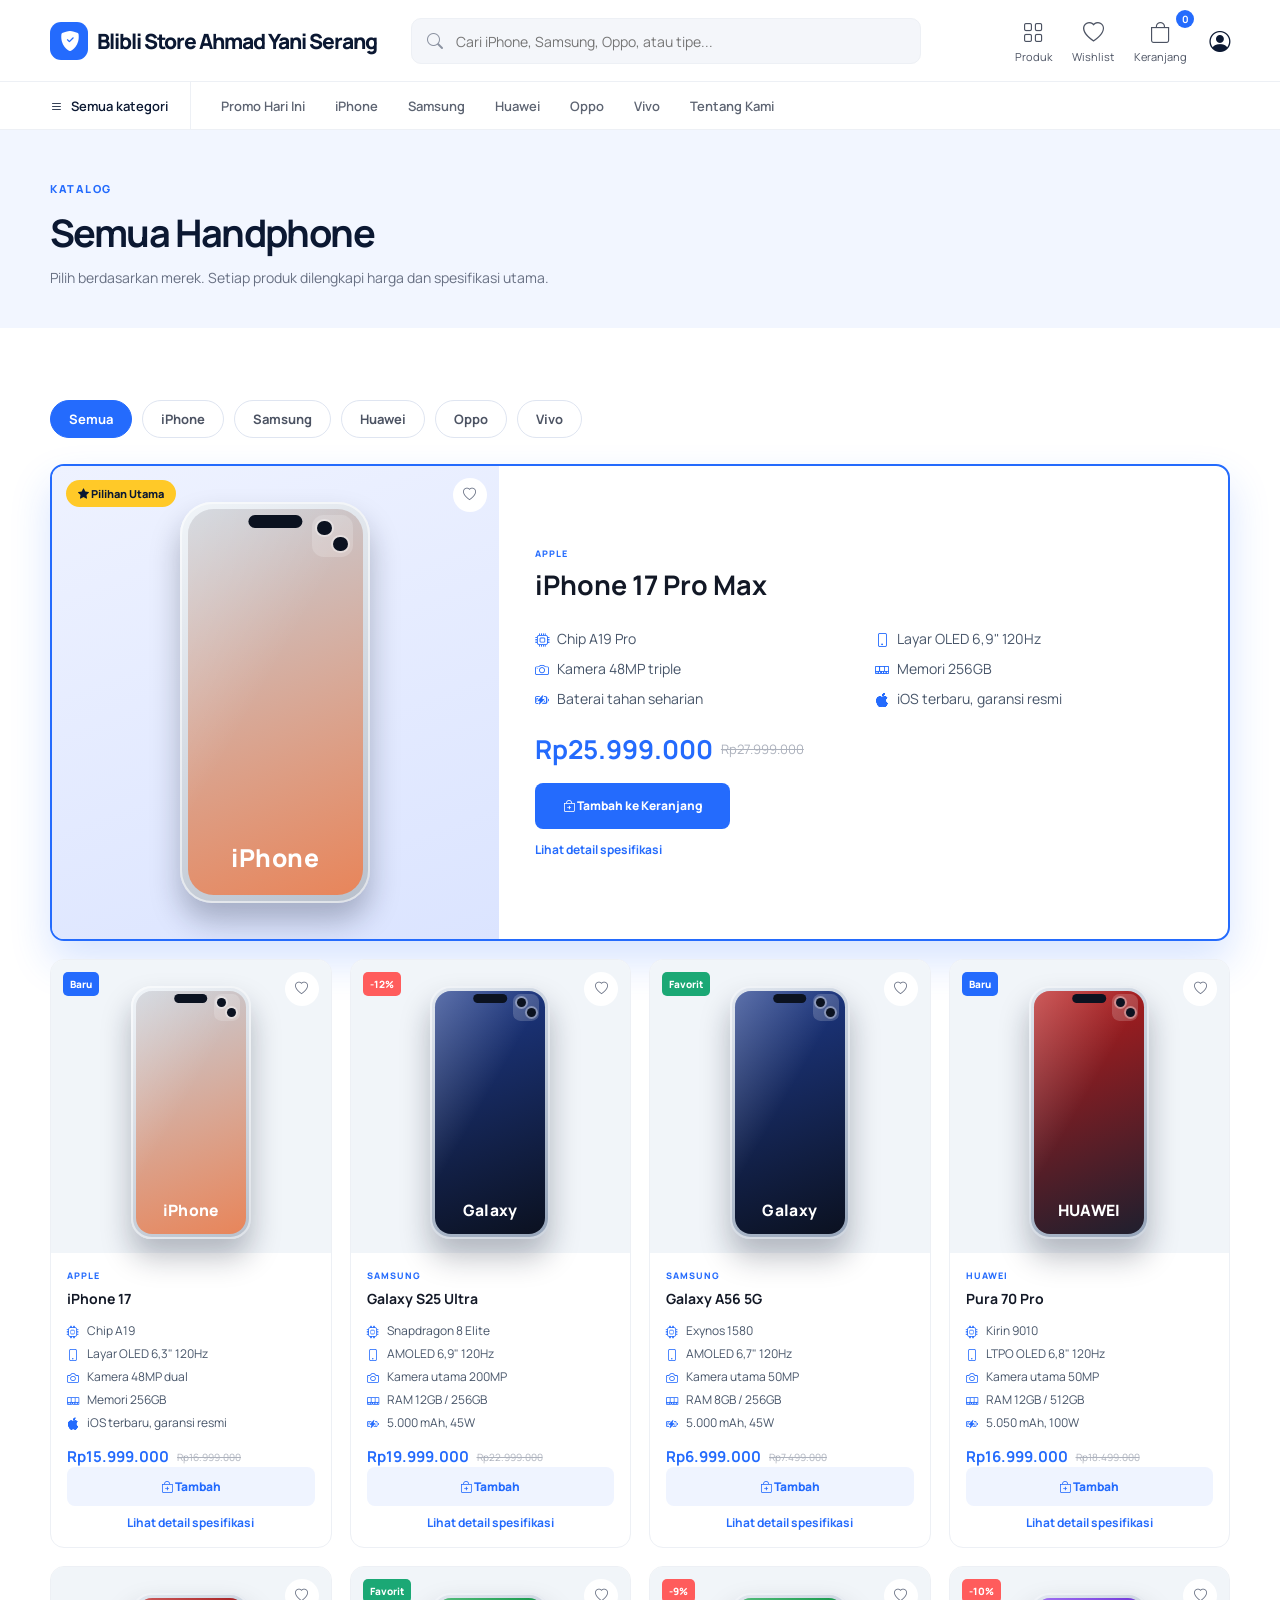
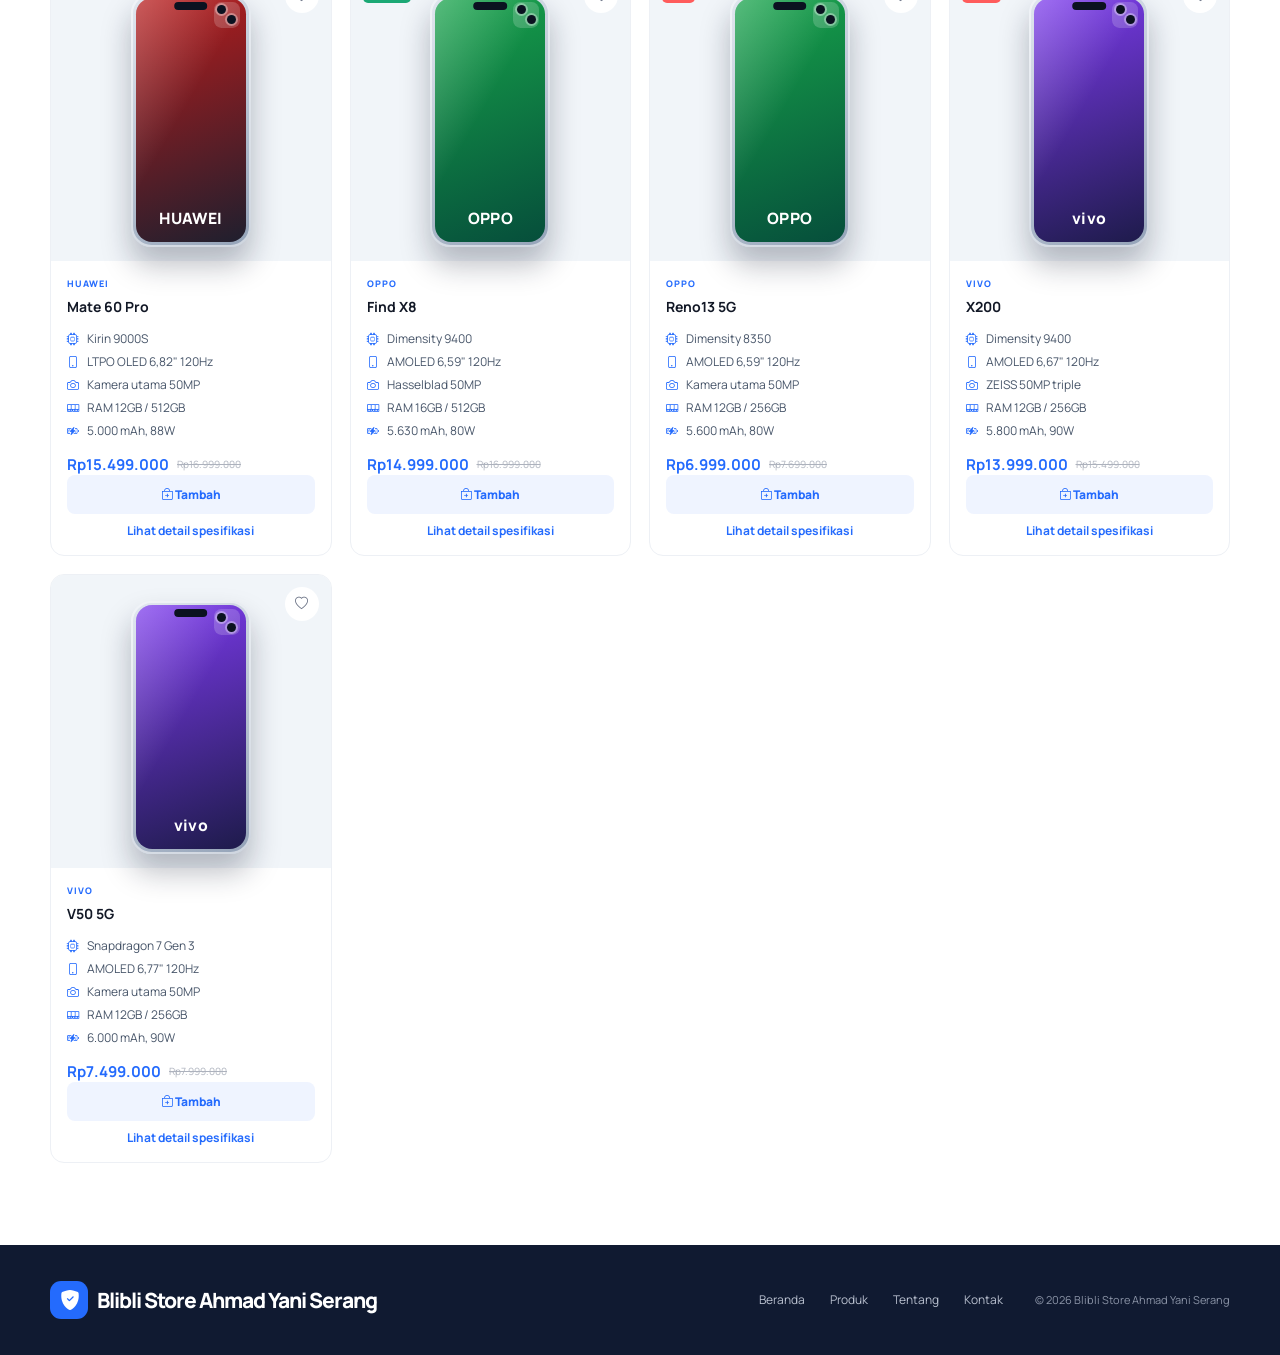
<file: product.html>
<!doctype html>
<html lang="id">
<head>
  <meta charset="utf-8">
  <meta name="viewport" content="width=device-width, initial-scale=1">
  <title>Produk — Blibli Store Ahmad Yani Serang</title>
  <meta name="description" content="Daftar handphone iPhone, Samsung, Huawei, Oppo, dan Vivo lengkap dengan harga dan spesifikasi">
  <link rel="icon" type="image/svg+xml" href="img/faticon/favicon.svg">
  <link rel="preconnect" href="https://fonts.googleapis.com">
  <link rel="preconnect" href="https://fonts.gstatic.com" crossorigin>
  <link rel="stylesheet" href="https://cdn.jsdelivr.net/npm/bootstrap-icons@1.11.3/font/bootstrap-icons.css">
  <link rel="stylesheet" href="style.css">
</head>
<body>
  <header class="topbar">
    <div class="container topbar-inner">
      <a class="brand" href="index.html" aria-label="Blibli Store Ahmad Yani Serang beranda">
        <span class="brand-mark"><i class="bi bi-shield-fill-check"></i></span>
        <span>Blibli Store Ahmad Yani Serang</span>
      </a>
      <form class="search" role="search" onsubmit="return false">
        <i class="bi bi-search"></i>
        <input id="searchInput" type="search" placeholder="Cari iPhone, Samsung, Oppo, atau tipe..." autocomplete="off">
      </form>
      <nav class="header-actions" aria-label="Navigasi utama">
        <a href="product.html"><i class="bi bi-grid"></i><span>Produk</span></a>
        <a href="product.html"><i class="bi bi-heart"></i><span>Wishlist</span></a>
        <a class="cart-link" href="product.html"><i class="bi bi-bag"></i><span>Keranjang</span><b id="cartCount">0</b></a>
        <a class="profile" href="contact.html" aria-label="Kontak"><i class="bi bi-person-circle"></i></a>
      </nav>
    </div>
  </header>

  <nav class="categorybar" aria-label="Kategori">
    <div class="container category-inner">
      <a class="category-active" href="index.html"><i class="bi bi-list"></i> Semua kategori</a>
      <a href="product.html">Promo Hari Ini</a>
      <a href="product.html?brand=iPhone">iPhone</a>
      <a href="product.html?brand=Samsung">Samsung</a>
      <a href="product.html?brand=Huawei">Huawei</a>
      <a href="product.html?brand=Oppo">Oppo</a>
      <a href="product.html?brand=Vivo">Vivo</a>
      <a href="about.html">Tentang Kami</a>
    </div>
  </nav>

  <main>
    <section class="page-hero">
      <div class="container">
        <span class="eyebrow">KATALOG</span>
        <h1>Semua Handphone</h1>
        <p>Pilih berdasarkan merek. Setiap produk dilengkapi harga dan spesifikasi utama.</p>
      </div>
    </section>
    <section class="catalog-section">
      <div class="container">
        <div class="chips" id="brandChips"><button class="chip active" data-filter="all">Semua</button><button class="chip" data-filter="iPhone">iPhone</button><button class="chip" data-filter="Samsung">Samsung</button><button class="chip" data-filter="Huawei">Huawei</button><button class="chip" data-filter="Oppo">Oppo</button><button class="chip" data-filter="Vivo">Vivo</button></div>
        <div class="product-grid" id="productGrid">
          <article class="product-card featured" data-brand="iPhone" data-name="iphone 17 pro max iphone apple">
            <div class="product-media">
              <span class="badge-best"><i class="bi bi-star-fill"></i> Pilihan Utama</span><button class="wish" aria-label="Tambah ke wishlist"><i class="bi bi-heart"></i></button>
              <div class="phone iphone " role="img" aria-label="Ilustrasi iPhone 17 Pro Max"><span class="cam"></span><div class="screen">iPhone</div></div>
            </div>
            <div class="product-info">
              <span class="brand-label">APPLE</span><h3>iPhone 17 Pro Max</h3>
              <ul class="specs"><li><i class="bi bi-cpu"></i> Chip A19 Pro</li><li><i class="bi bi-phone"></i> Layar OLED 6,9&quot; 120Hz</li><li><i class="bi bi-camera"></i> Kamera 48MP triple</li><li><i class="bi bi-memory"></i> Memori 256GB</li><li><i class="bi bi-battery-charging"></i> Baterai tahan seharian</li><li><i class="bi bi-apple"></i> iOS terbaru, garansi resmi</li></ul>
              <div class="price"><strong>Rp25.999.000</strong><del>Rp27.999.000</del></div>
              <button class="add-cart"><i class="bi bi-bag-plus"></i> Tambah ke Keranjang</button>
              <a class="detail-link" href="productDetail.html#IPHONE17PM">Lihat detail spesifikasi</a>
            </div>
          </article>
          <article class="product-card" data-brand="iPhone" data-name="iphone 17 iphone apple">
            <div class="product-media">
              <span class="sale-label blue">Baru</span><button class="wish" aria-label="Tambah ke wishlist"><i class="bi bi-heart"></i></button>
              <div class="phone iphone " role="img" aria-label="Ilustrasi iPhone 17"><span class="cam"></span><div class="screen">iPhone</div></div>
            </div>
            <div class="product-info">
              <span class="brand-label">APPLE</span><h3>iPhone 17</h3>
              <ul class="specs"><li><i class="bi bi-cpu"></i> Chip A19</li><li><i class="bi bi-phone"></i> Layar OLED 6,3&quot; 120Hz</li><li><i class="bi bi-camera"></i> Kamera 48MP dual</li><li><i class="bi bi-memory"></i> Memori 256GB</li><li><i class="bi bi-apple"></i> iOS terbaru, garansi resmi</li></ul>
              <div class="price"><strong>Rp15.999.000</strong><del>Rp16.999.000</del></div>
              <button class="add-cart"><i class="bi bi-bag-plus"></i> Tambah</button>
              <a class="detail-link" href="productDetail.html#IPHONE17">Lihat detail spesifikasi</a>
            </div>
          </article>
          <article class="product-card" data-brand="Samsung" data-name="galaxy s25 ultra samsung samsung">
            <div class="product-media">
              <span class="sale-label ">-12%</span><button class="wish" aria-label="Tambah ke wishlist"><i class="bi bi-heart"></i></button>
              <div class="phone samsung " role="img" aria-label="Ilustrasi Galaxy S25 Ultra"><span class="cam"></span><div class="screen">Galaxy</div></div>
            </div>
            <div class="product-info">
              <span class="brand-label">SAMSUNG</span><h3>Galaxy S25 Ultra</h3>
              <ul class="specs"><li><i class="bi bi-cpu"></i> Snapdragon 8 Elite</li><li><i class="bi bi-phone"></i> AMOLED 6,9&quot; 120Hz</li><li><i class="bi bi-camera"></i> Kamera utama 200MP</li><li><i class="bi bi-memory"></i> RAM 12GB / 256GB</li><li><i class="bi bi-battery-charging"></i> 5.000 mAh, 45W</li></ul>
              <div class="price"><strong>Rp19.999.000</strong><del>Rp22.999.000</del></div>
              <button class="add-cart"><i class="bi bi-bag-plus"></i> Tambah</button>
              <a class="detail-link" href="productDetail.html#S25ULTRA">Lihat detail spesifikasi</a>
            </div>
          </article>
          <article class="product-card" data-brand="Samsung" data-name="galaxy a56 5g samsung samsung">
            <div class="product-media">
              <span class="sale-label green">Favorit</span><button class="wish" aria-label="Tambah ke wishlist"><i class="bi bi-heart"></i></button>
              <div class="phone samsung " role="img" aria-label="Ilustrasi Galaxy A56 5G"><span class="cam"></span><div class="screen">Galaxy</div></div>
            </div>
            <div class="product-info">
              <span class="brand-label">SAMSUNG</span><h3>Galaxy A56 5G</h3>
              <ul class="specs"><li><i class="bi bi-cpu"></i> Exynos 1580</li><li><i class="bi bi-phone"></i> AMOLED 6,7&quot; 120Hz</li><li><i class="bi bi-camera"></i> Kamera utama 50MP</li><li><i class="bi bi-memory"></i> RAM 8GB / 256GB</li><li><i class="bi bi-battery-charging"></i> 5.000 mAh, 45W</li></ul>
              <div class="price"><strong>Rp6.999.000</strong><del>Rp7.499.000</del></div>
              <button class="add-cart"><i class="bi bi-bag-plus"></i> Tambah</button>
              <a class="detail-link" href="productDetail.html#A56">Lihat detail spesifikasi</a>
            </div>
          </article>
          <article class="product-card" data-brand="Huawei" data-name="pura 70 pro huawei huawei">
            <div class="product-media">
              <span class="sale-label blue">Baru</span><button class="wish" aria-label="Tambah ke wishlist"><i class="bi bi-heart"></i></button>
              <div class="phone huawei " role="img" aria-label="Ilustrasi Pura 70 Pro"><span class="cam"></span><div class="screen">HUAWEI</div></div>
            </div>
            <div class="product-info">
              <span class="brand-label">HUAWEI</span><h3>Pura 70 Pro</h3>
              <ul class="specs"><li><i class="bi bi-cpu"></i> Kirin 9010</li><li><i class="bi bi-phone"></i> LTPO OLED 6,8&quot; 120Hz</li><li><i class="bi bi-camera"></i> Kamera utama 50MP</li><li><i class="bi bi-memory"></i> RAM 12GB / 512GB</li><li><i class="bi bi-battery-charging"></i> 5.050 mAh, 100W</li></ul>
              <div class="price"><strong>Rp16.999.000</strong><del>Rp18.499.000</del></div>
              <button class="add-cart"><i class="bi bi-bag-plus"></i> Tambah</button>
              <a class="detail-link" href="productDetail.html#PURA70PRO">Lihat detail spesifikasi</a>
            </div>
          </article>
          <article class="product-card" data-brand="Huawei" data-name="mate 60 pro huawei huawei">
            <div class="product-media">
              <button class="wish" aria-label="Tambah ke wishlist"><i class="bi bi-heart"></i></button>
              <div class="phone huawei " role="img" aria-label="Ilustrasi Mate 60 Pro"><span class="cam"></span><div class="screen">HUAWEI</div></div>
            </div>
            <div class="product-info">
              <span class="brand-label">HUAWEI</span><h3>Mate 60 Pro</h3>
              <ul class="specs"><li><i class="bi bi-cpu"></i> Kirin 9000S</li><li><i class="bi bi-phone"></i> LTPO OLED 6,82&quot; 120Hz</li><li><i class="bi bi-camera"></i> Kamera utama 50MP</li><li><i class="bi bi-memory"></i> RAM 12GB / 512GB</li><li><i class="bi bi-battery-charging"></i> 5.000 mAh, 88W</li></ul>
              <div class="price"><strong>Rp15.499.000</strong><del>Rp16.999.000</del></div>
              <button class="add-cart"><i class="bi bi-bag-plus"></i> Tambah</button>
              <a class="detail-link" href="productDetail.html#MATE60PRO">Lihat detail spesifikasi</a>
            </div>
          </article>
          <article class="product-card" data-brand="Oppo" data-name="find x8 oppo oppo">
            <div class="product-media">
              <span class="sale-label green">Favorit</span><button class="wish" aria-label="Tambah ke wishlist"><i class="bi bi-heart"></i></button>
              <div class="phone oppo " role="img" aria-label="Ilustrasi Find X8"><span class="cam"></span><div class="screen">OPPO</div></div>
            </div>
            <div class="product-info">
              <span class="brand-label">OPPO</span><h3>Find X8</h3>
              <ul class="specs"><li><i class="bi bi-cpu"></i> Dimensity 9400</li><li><i class="bi bi-phone"></i> AMOLED 6,59&quot; 120Hz</li><li><i class="bi bi-camera"></i> Hasselblad 50MP</li><li><i class="bi bi-memory"></i> RAM 16GB / 512GB</li><li><i class="bi bi-battery-charging"></i> 5.630 mAh, 80W</li></ul>
              <div class="price"><strong>Rp14.999.000</strong><del>Rp16.999.000</del></div>
              <button class="add-cart"><i class="bi bi-bag-plus"></i> Tambah</button>
              <a class="detail-link" href="productDetail.html#FINDX8">Lihat detail spesifikasi</a>
            </div>
          </article>
          <article class="product-card" data-brand="Oppo" data-name="reno13 5g oppo oppo">
            <div class="product-media">
              <span class="sale-label ">-9%</span><button class="wish" aria-label="Tambah ke wishlist"><i class="bi bi-heart"></i></button>
              <div class="phone oppo " role="img" aria-label="Ilustrasi Reno13 5G"><span class="cam"></span><div class="screen">OPPO</div></div>
            </div>
            <div class="product-info">
              <span class="brand-label">OPPO</span><h3>Reno13 5G</h3>
              <ul class="specs"><li><i class="bi bi-cpu"></i> Dimensity 8350</li><li><i class="bi bi-phone"></i> AMOLED 6,59&quot; 120Hz</li><li><i class="bi bi-camera"></i> Kamera utama 50MP</li><li><i class="bi bi-memory"></i> RAM 12GB / 256GB</li><li><i class="bi bi-battery-charging"></i> 5.600 mAh, 80W</li></ul>
              <div class="price"><strong>Rp6.999.000</strong><del>Rp7.699.000</del></div>
              <button class="add-cart"><i class="bi bi-bag-plus"></i> Tambah</button>
              <a class="detail-link" href="productDetail.html#RENO13">Lihat detail spesifikasi</a>
            </div>
          </article>
          <article class="product-card" data-brand="Vivo" data-name="x200 vivo vivo">
            <div class="product-media">
              <span class="sale-label ">-10%</span><button class="wish" aria-label="Tambah ke wishlist"><i class="bi bi-heart"></i></button>
              <div class="phone vivo " role="img" aria-label="Ilustrasi X200"><span class="cam"></span><div class="screen">vivo</div></div>
            </div>
            <div class="product-info">
              <span class="brand-label">VIVO</span><h3>X200</h3>
              <ul class="specs"><li><i class="bi bi-cpu"></i> Dimensity 9400</li><li><i class="bi bi-phone"></i> AMOLED 6,67&quot; 120Hz</li><li><i class="bi bi-camera"></i> ZEISS 50MP triple</li><li><i class="bi bi-memory"></i> RAM 12GB / 256GB</li><li><i class="bi bi-battery-charging"></i> 5.800 mAh, 90W</li></ul>
              <div class="price"><strong>Rp13.999.000</strong><del>Rp15.499.000</del></div>
              <button class="add-cart"><i class="bi bi-bag-plus"></i> Tambah</button>
              <a class="detail-link" href="productDetail.html#X200">Lihat detail spesifikasi</a>
            </div>
          </article>
          <article class="product-card" data-brand="Vivo" data-name="v50 5g vivo vivo">
            <div class="product-media">
              <button class="wish" aria-label="Tambah ke wishlist"><i class="bi bi-heart"></i></button>
              <div class="phone vivo " role="img" aria-label="Ilustrasi V50 5G"><span class="cam"></span><div class="screen">vivo</div></div>
            </div>
            <div class="product-info">
              <span class="brand-label">VIVO</span><h3>V50 5G</h3>
              <ul class="specs"><li><i class="bi bi-cpu"></i> Snapdragon 7 Gen 3</li><li><i class="bi bi-phone"></i> AMOLED 6,77&quot; 120Hz</li><li><i class="bi bi-camera"></i> Kamera utama 50MP</li><li><i class="bi bi-memory"></i> RAM 12GB / 256GB</li><li><i class="bi bi-battery-charging"></i> 6.000 mAh, 90W</li></ul>
              <div class="price"><strong>Rp7.499.000</strong><del>Rp7.999.000</del></div>
              <button class="add-cart"><i class="bi bi-bag-plus"></i> Tambah</button>
              <a class="detail-link" href="productDetail.html#V50">Lihat detail spesifikasi</a>
            </div>
          </article>
        </div>
        <p class="empty-note" id="emptyNote">Tidak ada produk yang cocok. Coba kata kunci atau merek lain.</p>
      </div>
    </section>
  </main>

  <footer>
    <div class="container footer-inner">
      <a class="brand footer-brand" href="index.html"><span class="brand-mark"><i class="bi bi-shield-fill-check"></i></span><span>Blibli Store Ahmad Yani Serang</span></a>
      <nav><a href="index.html">Beranda</a><a href="product.html">Produk</a><a href="about.html">Tentang</a><a href="contact.html">Kontak</a></nav>
      <p>© 2026 Blibli Store Ahmad Yani Serang</p>
    </div>
  </footer>

  <button id="backToTop" class="back-to-top" aria-label="Kembali ke atas"><i class="bi bi-arrow-up"></i></button>
  <script src="script.js"></script>
</body>
</html>
</file>
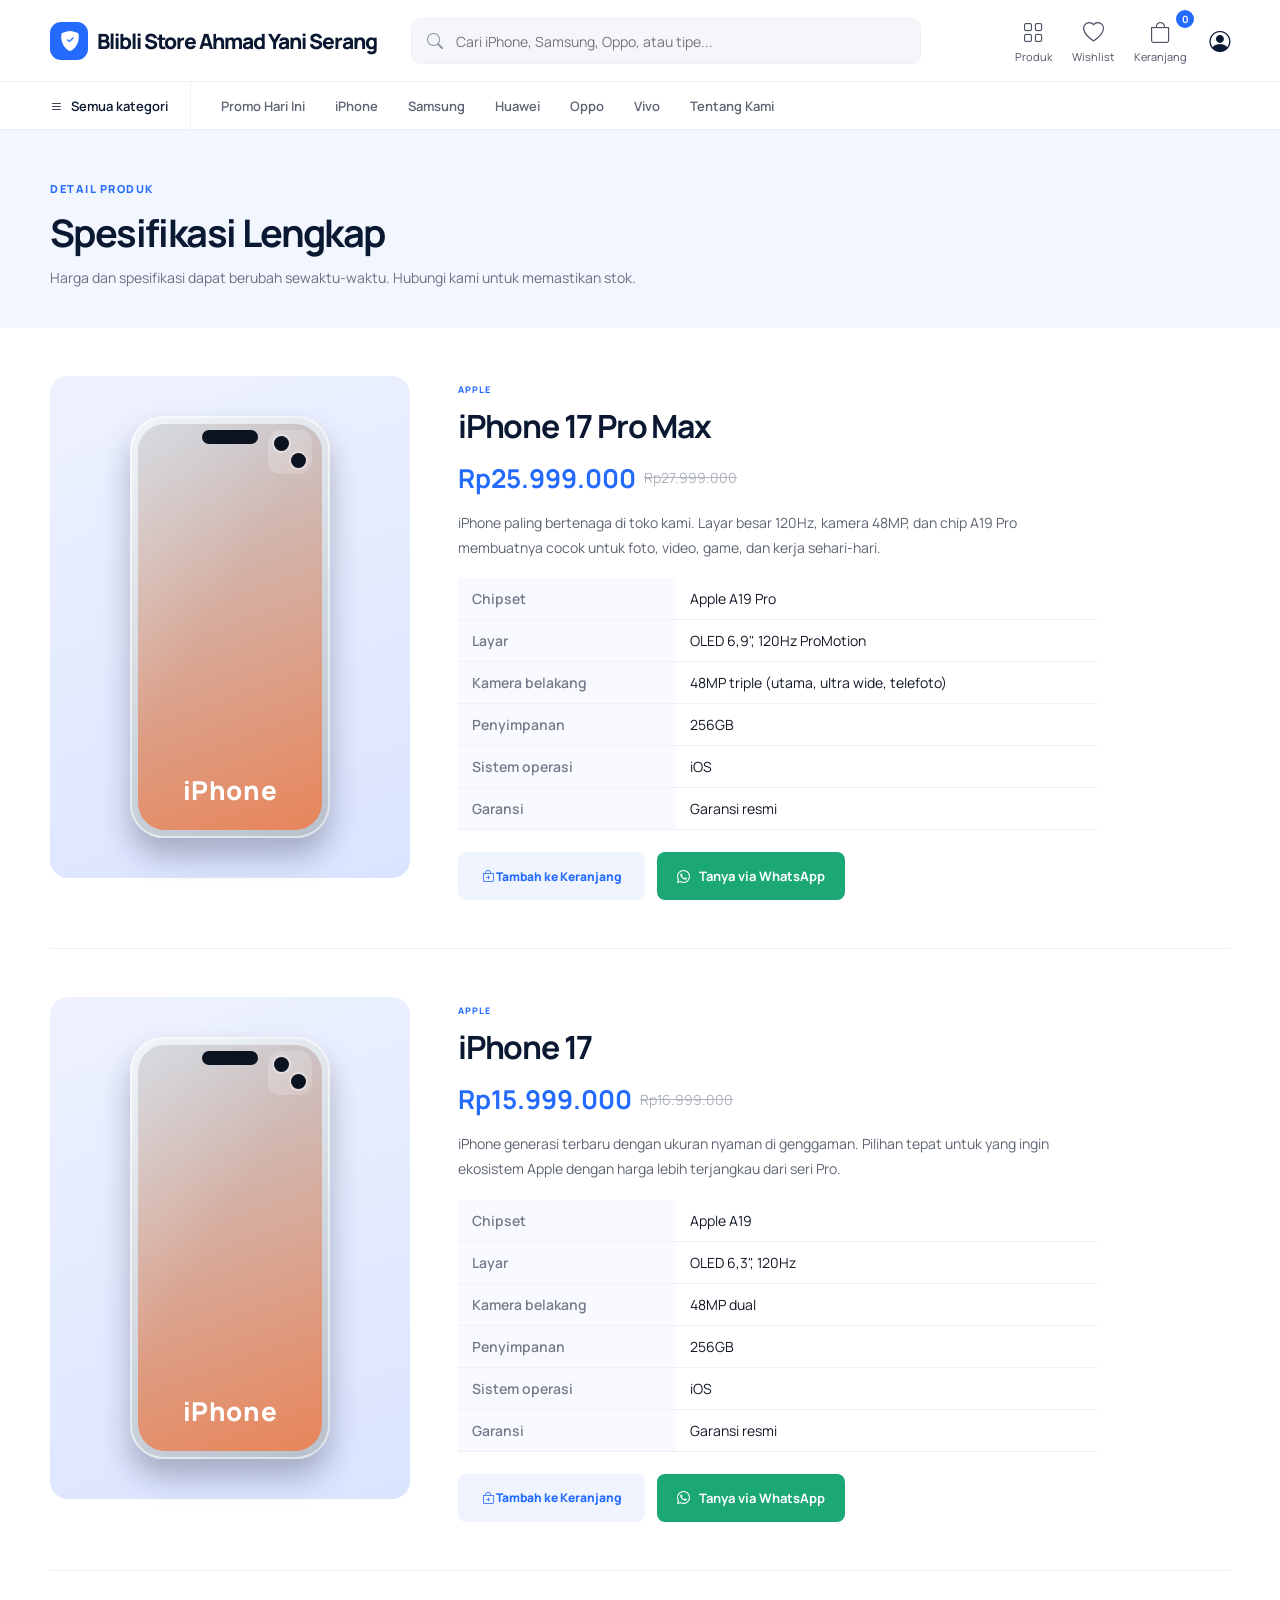
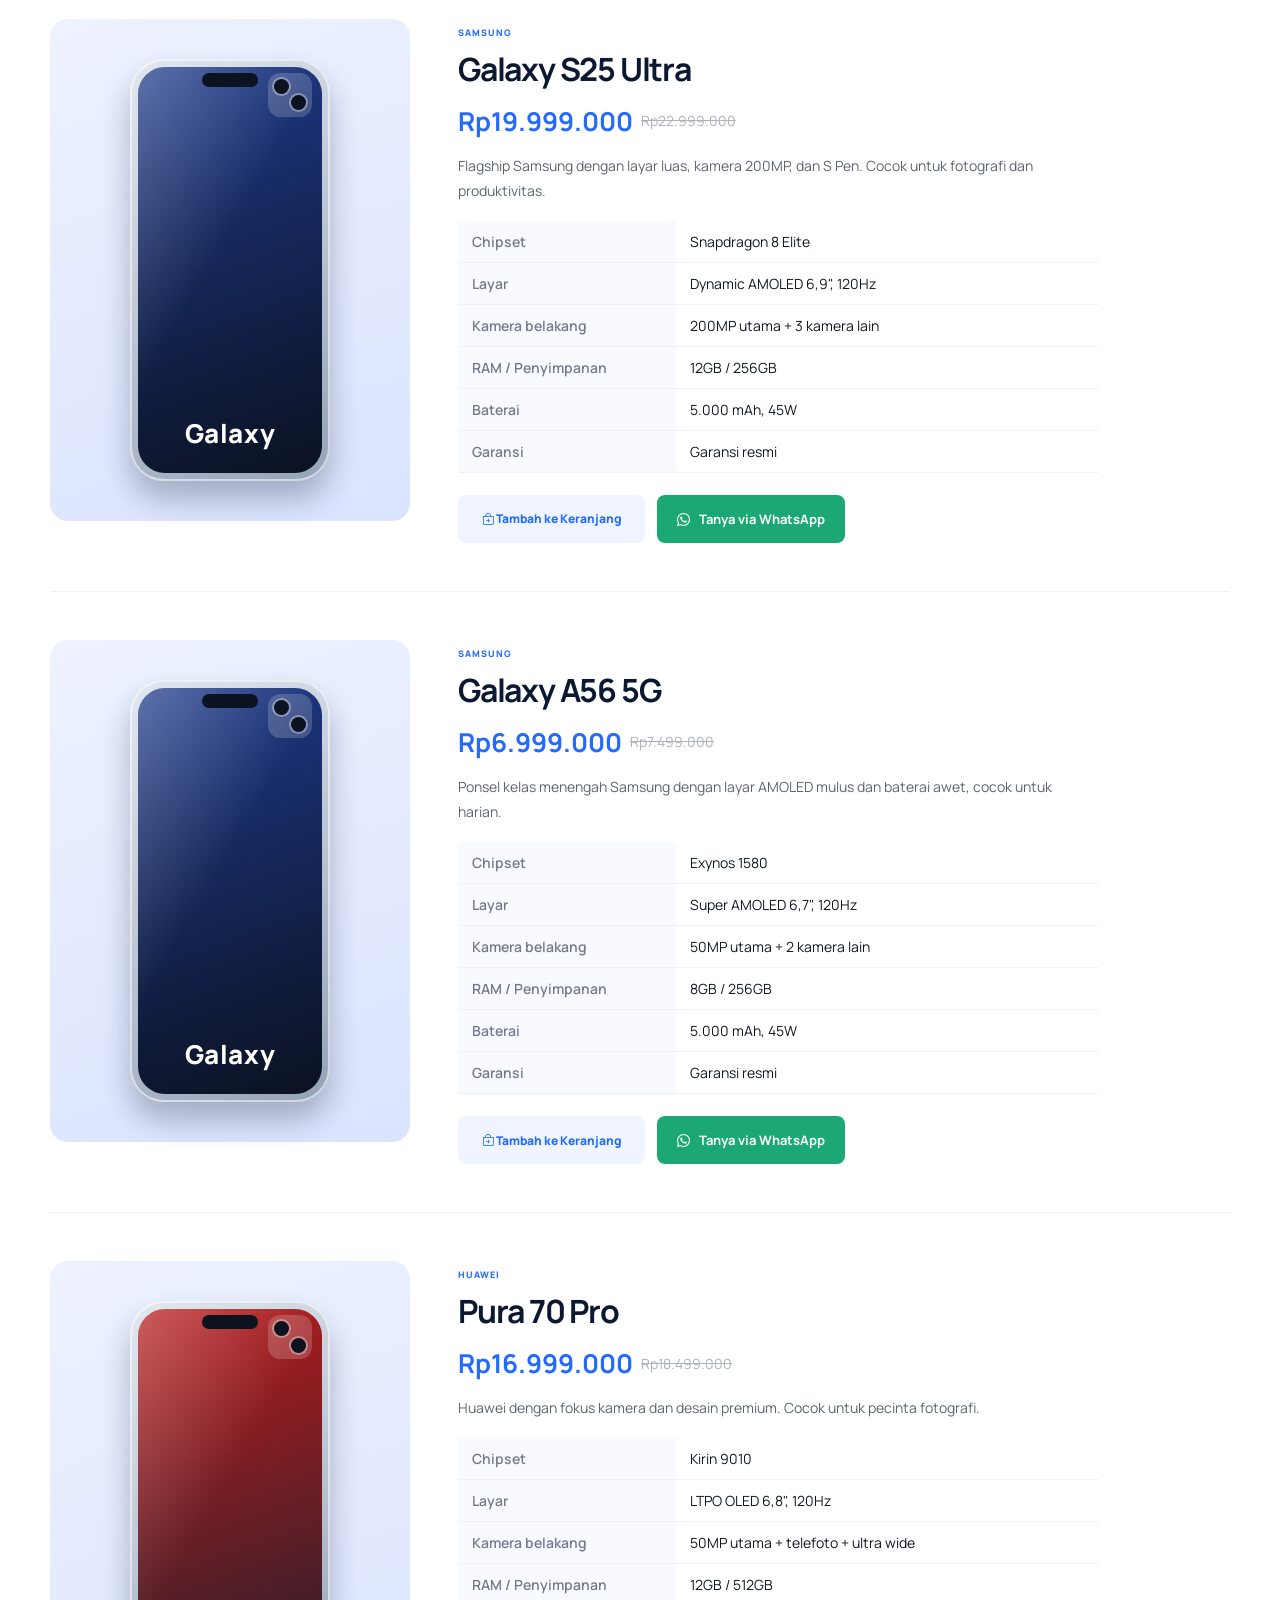
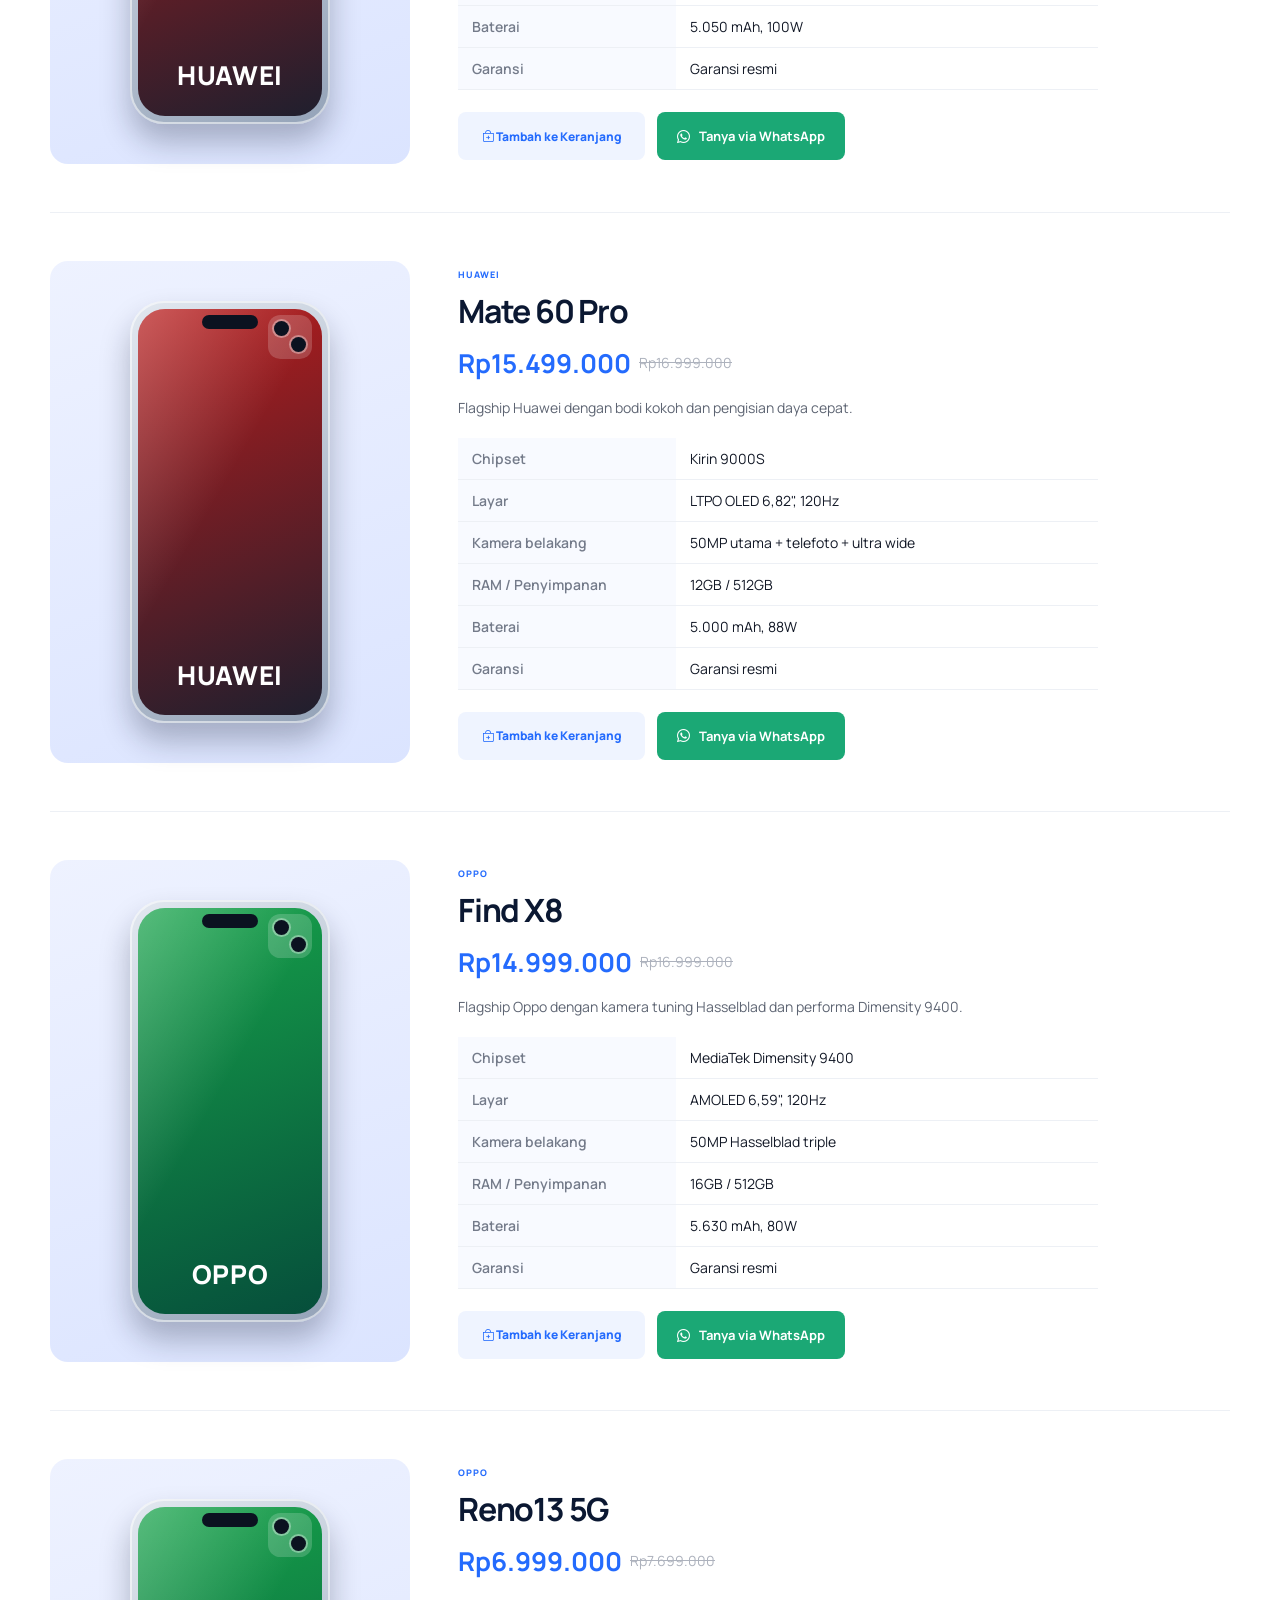
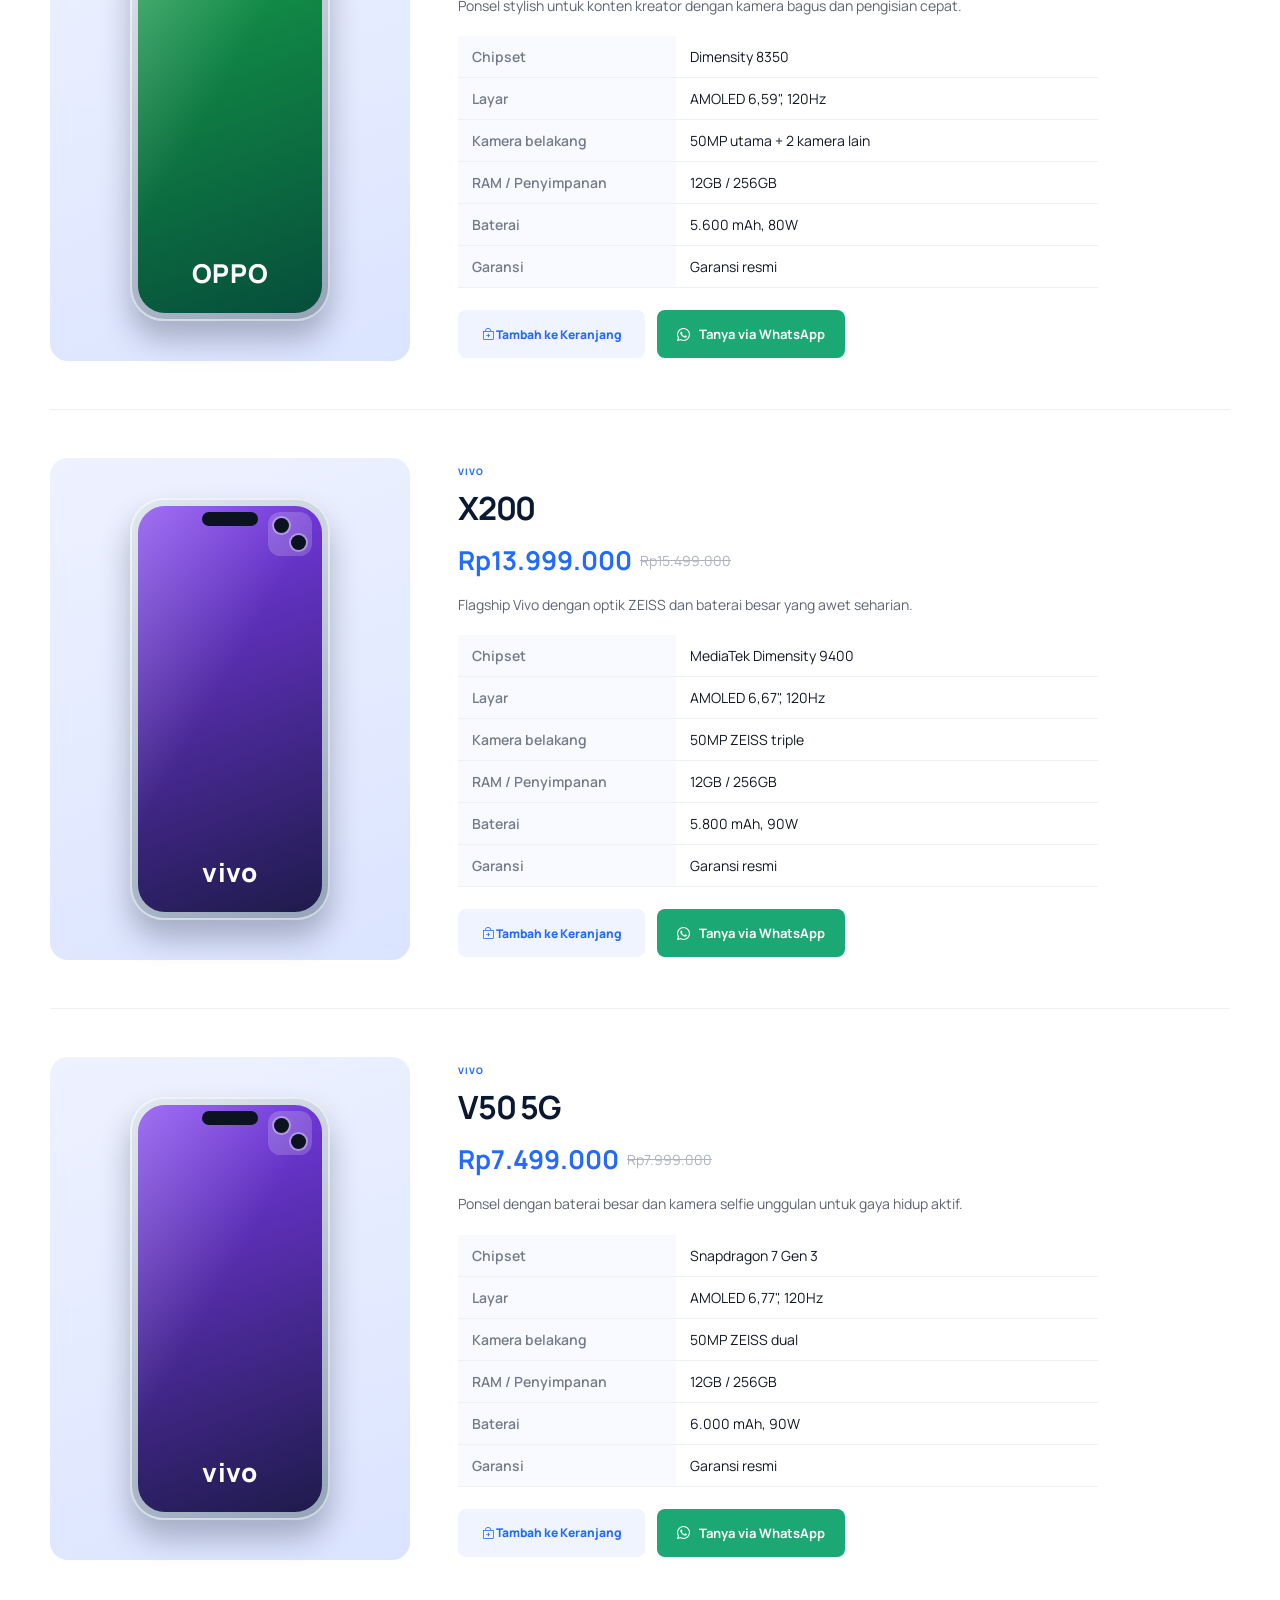
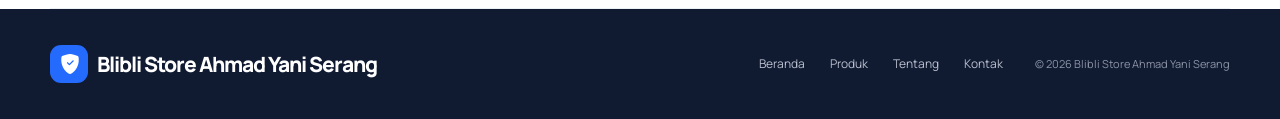
<file: productDetail.html>
<!doctype html>
<html lang="id">
<head>
  <meta charset="utf-8">
  <meta name="viewport" content="width=device-width, initial-scale=1">
  <title>Detail Produk — Blibli Store Ahmad Yani Serang</title>
  <meta name="description" content="Spesifikasi lengkap handphone">
  <link rel="icon" type="image/svg+xml" href="img/faticon/favicon.svg">
  <link rel="preconnect" href="https://fonts.googleapis.com">
  <link rel="preconnect" href="https://fonts.gstatic.com" crossorigin>
  <link rel="stylesheet" href="https://cdn.jsdelivr.net/npm/bootstrap-icons@1.11.3/font/bootstrap-icons.css">
  <link rel="stylesheet" href="style.css">
</head>
<body>
  <header class="topbar">
    <div class="container topbar-inner">
      <a class="brand" href="index.html" aria-label="Blibli Store Ahmad Yani Serang beranda">
        <span class="brand-mark"><i class="bi bi-shield-fill-check"></i></span>
        <span>Blibli Store Ahmad Yani Serang</span>
      </a>
      <form class="search" role="search" onsubmit="return false">
        <i class="bi bi-search"></i>
        <input id="searchInput" type="search" placeholder="Cari iPhone, Samsung, Oppo, atau tipe..." autocomplete="off">
      </form>
      <nav class="header-actions" aria-label="Navigasi utama">
        <a href="product.html"><i class="bi bi-grid"></i><span>Produk</span></a>
        <a href="product.html"><i class="bi bi-heart"></i><span>Wishlist</span></a>
        <a class="cart-link" href="product.html"><i class="bi bi-bag"></i><span>Keranjang</span><b id="cartCount">0</b></a>
        <a class="profile" href="contact.html" aria-label="Kontak"><i class="bi bi-person-circle"></i></a>
      </nav>
    </div>
  </header>

  <nav class="categorybar" aria-label="Kategori">
    <div class="container category-inner">
      <a class="category-active" href="index.html"><i class="bi bi-list"></i> Semua kategori</a>
      <a href="product.html">Promo Hari Ini</a>
      <a href="product.html?brand=iPhone">iPhone</a>
      <a href="product.html?brand=Samsung">Samsung</a>
      <a href="product.html?brand=Huawei">Huawei</a>
      <a href="product.html?brand=Oppo">Oppo</a>
      <a href="product.html?brand=Vivo">Vivo</a>
      <a href="about.html">Tentang Kami</a>
    </div>
  </nav>

  <main>
    <section class="page-hero">
      <div class="container">
        <span class="eyebrow">DETAIL PRODUK</span>
        <h1>Spesifikasi Lengkap</h1>
        <p>Harga dan spesifikasi dapat berubah sewaktu-waktu. Hubungi kami untuk memastikan stok.</p>
      </div>
    </section>
    <section class="detail container" id="IPHONE17PM">
      <div class="detail-media"><div class="phone iphone " role="img" aria-label="Ilustrasi iPhone 17 Pro Max"><span class="cam"></span><div class="screen">iPhone</div></div></div>
      <div>
        <span class="brand-label">APPLE</span>
        <h2>iPhone 17 Pro Max</h2>
        <div class="price"><strong>Rp25.999.000</strong><del>Rp27.999.000</del></div>
        <p class="desc">iPhone paling bertenaga di toko kami. Layar besar 120Hz, kamera 48MP, dan chip A19 Pro membuatnya cocok untuk foto, video, game, dan kerja sehari-hari.</p>
        <table class="spec-table"><tbody><tr><th>Chipset</th><td>Apple A19 Pro</td></tr><tr><th>Layar</th><td>OLED 6,9&quot;, 120Hz ProMotion</td></tr><tr><th>Kamera belakang</th><td>48MP triple (utama, ultra wide, telefoto)</td></tr><tr><th>Penyimpanan</th><td>256GB</td></tr><tr><th>Sistem operasi</th><td>iOS</td></tr><tr><th>Garansi</th><td>Garansi resmi</td></tr></tbody></table>
        <div class="detail-actions">
          <button class="add-cart"><i class="bi bi-bag-plus"></i> Tambah ke Keranjang</button>
          <a class="btn-primary btn-wa" data-wa="Halo Blibli Store Ahmad Yani Serang, saya tertarik dengan iPhone 17 Pro Max (Rp25.999.000). Apakah stok tersedia?" href="contact.html"><i class="bi bi-whatsapp"></i> Tanya via WhatsApp</a>
        </div>
      </div>
    </section>
    <section class="detail container" id="IPHONE17">
      <div class="detail-media"><div class="phone iphone " role="img" aria-label="Ilustrasi iPhone 17"><span class="cam"></span><div class="screen">iPhone</div></div></div>
      <div>
        <span class="brand-label">APPLE</span>
        <h2>iPhone 17</h2>
        <div class="price"><strong>Rp15.999.000</strong><del>Rp16.999.000</del></div>
        <p class="desc">iPhone generasi terbaru dengan ukuran nyaman di genggaman. Pilihan tepat untuk yang ingin ekosistem Apple dengan harga lebih terjangkau dari seri Pro.</p>
        <table class="spec-table"><tbody><tr><th>Chipset</th><td>Apple A19</td></tr><tr><th>Layar</th><td>OLED 6,3&quot;, 120Hz</td></tr><tr><th>Kamera belakang</th><td>48MP dual</td></tr><tr><th>Penyimpanan</th><td>256GB</td></tr><tr><th>Sistem operasi</th><td>iOS</td></tr><tr><th>Garansi</th><td>Garansi resmi</td></tr></tbody></table>
        <div class="detail-actions">
          <button class="add-cart"><i class="bi bi-bag-plus"></i> Tambah ke Keranjang</button>
          <a class="btn-primary btn-wa" data-wa="Halo Blibli Store Ahmad Yani Serang, saya tertarik dengan iPhone 17 (Rp15.999.000). Apakah stok tersedia?" href="contact.html"><i class="bi bi-whatsapp"></i> Tanya via WhatsApp</a>
        </div>
      </div>
    </section>
    <section class="detail container" id="S25ULTRA">
      <div class="detail-media"><div class="phone samsung " role="img" aria-label="Ilustrasi Galaxy S25 Ultra"><span class="cam"></span><div class="screen">Galaxy</div></div></div>
      <div>
        <span class="brand-label">SAMSUNG</span>
        <h2>Galaxy S25 Ultra</h2>
        <div class="price"><strong>Rp19.999.000</strong><del>Rp22.999.000</del></div>
        <p class="desc">Flagship Samsung dengan layar luas, kamera 200MP, dan S Pen. Cocok untuk fotografi dan produktivitas.</p>
        <table class="spec-table"><tbody><tr><th>Chipset</th><td>Snapdragon 8 Elite</td></tr><tr><th>Layar</th><td>Dynamic AMOLED 6,9&quot;, 120Hz</td></tr><tr><th>Kamera belakang</th><td>200MP utama + 3 kamera lain</td></tr><tr><th>RAM / Penyimpanan</th><td>12GB / 256GB</td></tr><tr><th>Baterai</th><td>5.000 mAh, 45W</td></tr><tr><th>Garansi</th><td>Garansi resmi</td></tr></tbody></table>
        <div class="detail-actions">
          <button class="add-cart"><i class="bi bi-bag-plus"></i> Tambah ke Keranjang</button>
          <a class="btn-primary btn-wa" data-wa="Halo Blibli Store Ahmad Yani Serang, saya tertarik dengan Galaxy S25 Ultra (Rp19.999.000). Apakah stok tersedia?" href="contact.html"><i class="bi bi-whatsapp"></i> Tanya via WhatsApp</a>
        </div>
      </div>
    </section>
    <section class="detail container" id="A56">
      <div class="detail-media"><div class="phone samsung " role="img" aria-label="Ilustrasi Galaxy A56 5G"><span class="cam"></span><div class="screen">Galaxy</div></div></div>
      <div>
        <span class="brand-label">SAMSUNG</span>
        <h2>Galaxy A56 5G</h2>
        <div class="price"><strong>Rp6.999.000</strong><del>Rp7.499.000</del></div>
        <p class="desc">Ponsel kelas menengah Samsung dengan layar AMOLED mulus dan baterai awet, cocok untuk harian.</p>
        <table class="spec-table"><tbody><tr><th>Chipset</th><td>Exynos 1580</td></tr><tr><th>Layar</th><td>Super AMOLED 6,7&quot;, 120Hz</td></tr><tr><th>Kamera belakang</th><td>50MP utama + 2 kamera lain</td></tr><tr><th>RAM / Penyimpanan</th><td>8GB / 256GB</td></tr><tr><th>Baterai</th><td>5.000 mAh, 45W</td></tr><tr><th>Garansi</th><td>Garansi resmi</td></tr></tbody></table>
        <div class="detail-actions">
          <button class="add-cart"><i class="bi bi-bag-plus"></i> Tambah ke Keranjang</button>
          <a class="btn-primary btn-wa" data-wa="Halo Blibli Store Ahmad Yani Serang, saya tertarik dengan Galaxy A56 5G (Rp6.999.000). Apakah stok tersedia?" href="contact.html"><i class="bi bi-whatsapp"></i> Tanya via WhatsApp</a>
        </div>
      </div>
    </section>
    <section class="detail container" id="PURA70PRO">
      <div class="detail-media"><div class="phone huawei " role="img" aria-label="Ilustrasi Pura 70 Pro"><span class="cam"></span><div class="screen">HUAWEI</div></div></div>
      <div>
        <span class="brand-label">HUAWEI</span>
        <h2>Pura 70 Pro</h2>
        <div class="price"><strong>Rp16.999.000</strong><del>Rp18.499.000</del></div>
        <p class="desc">Huawei dengan fokus kamera dan desain premium. Cocok untuk pecinta fotografi.</p>
        <table class="spec-table"><tbody><tr><th>Chipset</th><td>Kirin 9010</td></tr><tr><th>Layar</th><td>LTPO OLED 6,8&quot;, 120Hz</td></tr><tr><th>Kamera belakang</th><td>50MP utama + telefoto + ultra wide</td></tr><tr><th>RAM / Penyimpanan</th><td>12GB / 512GB</td></tr><tr><th>Baterai</th><td>5.050 mAh, 100W</td></tr><tr><th>Garansi</th><td>Garansi resmi</td></tr></tbody></table>
        <div class="detail-actions">
          <button class="add-cart"><i class="bi bi-bag-plus"></i> Tambah ke Keranjang</button>
          <a class="btn-primary btn-wa" data-wa="Halo Blibli Store Ahmad Yani Serang, saya tertarik dengan Pura 70 Pro (Rp16.999.000). Apakah stok tersedia?" href="contact.html"><i class="bi bi-whatsapp"></i> Tanya via WhatsApp</a>
        </div>
      </div>
    </section>
    <section class="detail container" id="MATE60PRO">
      <div class="detail-media"><div class="phone huawei " role="img" aria-label="Ilustrasi Mate 60 Pro"><span class="cam"></span><div class="screen">HUAWEI</div></div></div>
      <div>
        <span class="brand-label">HUAWEI</span>
        <h2>Mate 60 Pro</h2>
        <div class="price"><strong>Rp15.499.000</strong><del>Rp16.999.000</del></div>
        <p class="desc">Flagship Huawei dengan bodi kokoh dan pengisian daya cepat.</p>
        <table class="spec-table"><tbody><tr><th>Chipset</th><td>Kirin 9000S</td></tr><tr><th>Layar</th><td>LTPO OLED 6,82&quot;, 120Hz</td></tr><tr><th>Kamera belakang</th><td>50MP utama + telefoto + ultra wide</td></tr><tr><th>RAM / Penyimpanan</th><td>12GB / 512GB</td></tr><tr><th>Baterai</th><td>5.000 mAh, 88W</td></tr><tr><th>Garansi</th><td>Garansi resmi</td></tr></tbody></table>
        <div class="detail-actions">
          <button class="add-cart"><i class="bi bi-bag-plus"></i> Tambah ke Keranjang</button>
          <a class="btn-primary btn-wa" data-wa="Halo Blibli Store Ahmad Yani Serang, saya tertarik dengan Mate 60 Pro (Rp15.499.000). Apakah stok tersedia?" href="contact.html"><i class="bi bi-whatsapp"></i> Tanya via WhatsApp</a>
        </div>
      </div>
    </section>
    <section class="detail container" id="FINDX8">
      <div class="detail-media"><div class="phone oppo " role="img" aria-label="Ilustrasi Find X8"><span class="cam"></span><div class="screen">OPPO</div></div></div>
      <div>
        <span class="brand-label">OPPO</span>
        <h2>Find X8</h2>
        <div class="price"><strong>Rp14.999.000</strong><del>Rp16.999.000</del></div>
        <p class="desc">Flagship Oppo dengan kamera tuning Hasselblad dan performa Dimensity 9400.</p>
        <table class="spec-table"><tbody><tr><th>Chipset</th><td>MediaTek Dimensity 9400</td></tr><tr><th>Layar</th><td>AMOLED 6,59&quot;, 120Hz</td></tr><tr><th>Kamera belakang</th><td>50MP Hasselblad triple</td></tr><tr><th>RAM / Penyimpanan</th><td>16GB / 512GB</td></tr><tr><th>Baterai</th><td>5.630 mAh, 80W</td></tr><tr><th>Garansi</th><td>Garansi resmi</td></tr></tbody></table>
        <div class="detail-actions">
          <button class="add-cart"><i class="bi bi-bag-plus"></i> Tambah ke Keranjang</button>
          <a class="btn-primary btn-wa" data-wa="Halo Blibli Store Ahmad Yani Serang, saya tertarik dengan Find X8 (Rp14.999.000). Apakah stok tersedia?" href="contact.html"><i class="bi bi-whatsapp"></i> Tanya via WhatsApp</a>
        </div>
      </div>
    </section>
    <section class="detail container" id="RENO13">
      <div class="detail-media"><div class="phone oppo " role="img" aria-label="Ilustrasi Reno13 5G"><span class="cam"></span><div class="screen">OPPO</div></div></div>
      <div>
        <span class="brand-label">OPPO</span>
        <h2>Reno13 5G</h2>
        <div class="price"><strong>Rp6.999.000</strong><del>Rp7.699.000</del></div>
        <p class="desc">Ponsel stylish untuk konten kreator dengan kamera bagus dan pengisian cepat.</p>
        <table class="spec-table"><tbody><tr><th>Chipset</th><td>Dimensity 8350</td></tr><tr><th>Layar</th><td>AMOLED 6,59&quot;, 120Hz</td></tr><tr><th>Kamera belakang</th><td>50MP utama + 2 kamera lain</td></tr><tr><th>RAM / Penyimpanan</th><td>12GB / 256GB</td></tr><tr><th>Baterai</th><td>5.600 mAh, 80W</td></tr><tr><th>Garansi</th><td>Garansi resmi</td></tr></tbody></table>
        <div class="detail-actions">
          <button class="add-cart"><i class="bi bi-bag-plus"></i> Tambah ke Keranjang</button>
          <a class="btn-primary btn-wa" data-wa="Halo Blibli Store Ahmad Yani Serang, saya tertarik dengan Reno13 5G (Rp6.999.000). Apakah stok tersedia?" href="contact.html"><i class="bi bi-whatsapp"></i> Tanya via WhatsApp</a>
        </div>
      </div>
    </section>
    <section class="detail container" id="X200">
      <div class="detail-media"><div class="phone vivo " role="img" aria-label="Ilustrasi X200"><span class="cam"></span><div class="screen">vivo</div></div></div>
      <div>
        <span class="brand-label">VIVO</span>
        <h2>X200</h2>
        <div class="price"><strong>Rp13.999.000</strong><del>Rp15.499.000</del></div>
        <p class="desc">Flagship Vivo dengan optik ZEISS dan baterai besar yang awet seharian.</p>
        <table class="spec-table"><tbody><tr><th>Chipset</th><td>MediaTek Dimensity 9400</td></tr><tr><th>Layar</th><td>AMOLED 6,67&quot;, 120Hz</td></tr><tr><th>Kamera belakang</th><td>50MP ZEISS triple</td></tr><tr><th>RAM / Penyimpanan</th><td>12GB / 256GB</td></tr><tr><th>Baterai</th><td>5.800 mAh, 90W</td></tr><tr><th>Garansi</th><td>Garansi resmi</td></tr></tbody></table>
        <div class="detail-actions">
          <button class="add-cart"><i class="bi bi-bag-plus"></i> Tambah ke Keranjang</button>
          <a class="btn-primary btn-wa" data-wa="Halo Blibli Store Ahmad Yani Serang, saya tertarik dengan X200 (Rp13.999.000). Apakah stok tersedia?" href="contact.html"><i class="bi bi-whatsapp"></i> Tanya via WhatsApp</a>
        </div>
      </div>
    </section>
    <section class="detail container" id="V50">
      <div class="detail-media"><div class="phone vivo " role="img" aria-label="Ilustrasi V50 5G"><span class="cam"></span><div class="screen">vivo</div></div></div>
      <div>
        <span class="brand-label">VIVO</span>
        <h2>V50 5G</h2>
        <div class="price"><strong>Rp7.499.000</strong><del>Rp7.999.000</del></div>
        <p class="desc">Ponsel dengan baterai besar dan kamera selfie unggulan untuk gaya hidup aktif.</p>
        <table class="spec-table"><tbody><tr><th>Chipset</th><td>Snapdragon 7 Gen 3</td></tr><tr><th>Layar</th><td>AMOLED 6,77&quot;, 120Hz</td></tr><tr><th>Kamera belakang</th><td>50MP ZEISS dual</td></tr><tr><th>RAM / Penyimpanan</th><td>12GB / 256GB</td></tr><tr><th>Baterai</th><td>6.000 mAh, 90W</td></tr><tr><th>Garansi</th><td>Garansi resmi</td></tr></tbody></table>
        <div class="detail-actions">
          <button class="add-cart"><i class="bi bi-bag-plus"></i> Tambah ke Keranjang</button>
          <a class="btn-primary btn-wa" data-wa="Halo Blibli Store Ahmad Yani Serang, saya tertarik dengan V50 5G (Rp7.499.000). Apakah stok tersedia?" href="contact.html"><i class="bi bi-whatsapp"></i> Tanya via WhatsApp</a>
        </div>
      </div>
    </section>
  </main>

  <footer>
    <div class="container footer-inner">
      <a class="brand footer-brand" href="index.html"><span class="brand-mark"><i class="bi bi-shield-fill-check"></i></span><span>Blibli Store Ahmad Yani Serang</span></a>
      <nav><a href="index.html">Beranda</a><a href="product.html">Produk</a><a href="about.html">Tentang</a><a href="contact.html">Kontak</a></nav>
      <p>© 2026 Blibli Store Ahmad Yani Serang</p>
    </div>
  </footer>

  <button id="backToTop" class="back-to-top" aria-label="Kembali ke atas"><i class="bi bi-arrow-up"></i></button>
  <script src="script.js"></script>
</body>
</html>
</file>
<file: style.css>
@import url('https://fonts.googleapis.com/css2?family=Manrope:wght@400;500;600;700;800&display=swap');
:root{--navy:#0b1832;--blue:#246bfd;--yellow:#ffc928;--cream:#f5f7fb;--text:#121826;--muted:#747b8a}*{box-sizing:border-box}html{scroll-behavior:smooth}body{margin:0;font-family:'Manrope',sans-serif;color:var(--text);background:#fff}.container{width:min(1180px,calc(100% - 40px));margin:auto}.topbar{height:82px;background:#fff;border-bottom:1px solid #edf0f5}.topbar-inner{height:82px;display:flex;align-items:center;gap:34px}.brand{display:flex;align-items:center;gap:9px;text-decoration:none;color:var(--navy);font-size:21px;font-weight:800;letter-spacing:-1px}.brand>span:last-child>span{color:var(--blue)}.brand-mark{width:38px;height:38px;border-radius:11px;background:var(--blue);display:grid;place-items:center;color:#fff;font-size:20px}.search{height:46px;max-width:510px;flex:1;display:flex;align-items:center;gap:11px;padding:0 15px;background:#f4f6fa;border:1px solid #edf0f5;border-radius:10px}.search i{color:#8b92a1}.search input{border:0;outline:0;background:transparent;width:100%;font-family:inherit;font-size:14px}.header-actions{display:flex;align-items:center;gap:20px;margin-left:auto}.header-actions>a{position:relative;text-decoration:none;color:#4c5363;display:flex;flex-direction:column;align-items:center;gap:3px;font-size:11px}.header-actions>a i{font-size:21px}.header-actions .profile{font-size:28px;color:var(--navy);margin-left:2px}.cart-link b{position:absolute;top:-8px;right:-7px;width:18px;height:18px;border-radius:50%;background:var(--blue);color:#fff;font-size:10px;display:grid;place-items:center}.categorybar{height:48px;border-bottom:1px solid #edf0f5}.category-inner{height:48px;display:flex;align-items:center;gap:30px}.category-inner a{text-decoration:none;color:#5d6472;font-size:13px;font-weight:600}.category-inner a:hover{color:var(--blue)}.category-inner .category-active{height:48px;padding-right:22px;border-right:1px solid #edf0f5;color:var(--navy);display:flex;align-items:center;gap:8px}.hero-market{background:#f2f6ff;overflow:hidden}.hero-grid{min-height:470px;display:grid;grid-template-columns:52% 48%;align-items:center}.eyebrow,.section-kicker{color:var(--blue);font-size:11px;font-weight:800;letter-spacing:1.5px}.hero-copy h1{font-size:48px;line-height:1.12;letter-spacing:-2.5px;margin:15px 0 18px;color:var(--navy)}.hero-copy h1 em{color:var(--blue);font-style:normal}.hero-copy>p{max-width:520px;color:#687083;font-size:15px;line-height:1.75}.hero-buttons{display:flex;gap:12px;margin-top:26px}.btn-primary,.btn-secondary{height:48px;padding:0 20px;border-radius:8px;text-decoration:none;display:inline-flex;align-items:center;justify-content:center;gap:9px;font-size:13px;font-weight:700}.btn-primary{background:var(--blue);color:#fff}.btn-secondary{background:#fff;color:var(--navy);border:1px solid #e2e6ef}.trust-row{display:flex;gap:22px;margin-top:24px;font-size:11px;color:#657087}.trust-row i{color:var(--blue);margin-right:5px}.hero-visual{height:470px;position:relative;display:flex;align-items:center;justify-content:center}.hero-visual:before{content:"";position:absolute;width:390px;height:390px;border-radius:50%;background:linear-gradient(145deg,#dce6ff,#edf3ff)}.hero-orbit{position:absolute;width:430px;height:430px;border:1px dashed #bdcaf0;border-radius:50%;animation:spin 35s linear infinite}@keyframes spin{to{transform:rotate(360deg)}}.hero-visual img{position:relative;width:390px;height:390px;object-fit:contain;filter:drop-shadow(0 28px 18px rgba(23,52,99,.18));z-index:2}.promo-badge{position:absolute;z-index:3;right:18px;top:82px;width:92px;height:92px;border-radius:50%;background:var(--yellow);display:flex;flex-direction:column;align-items:center;justify-content:center;color:var(--navy);transform:rotate(6deg);box-shadow:0 10px 25px rgba(194,145,0,.18)}.promo-badge small{font-size:9px}.promo-badge strong{font-size:17px}.promo-strip{background:#fff;border-bottom:1px solid #edf0f5}.promo-grid{height:92px;display:grid;grid-template-columns:repeat(4,1fr);align-items:center}.promo-grid article{display:flex;align-items:center;justify-content:center;gap:12px;border-right:1px solid #edf0f5}.promo-grid article:last-child{border:0}.promo-grid article>i{width:38px;height:38px;border-radius:50%;background:#eef3ff;color:var(--blue);display:grid;place-items:center}.promo-grid article div{display:flex;flex-direction:column}.promo-grid strong{font-size:13px}.promo-grid span{font-size:10px;color:#8a90a0;margin-top:3px}.catalog-section{padding:72px 0 82px}.section-heading{display:flex;justify-content:space-between;align-items:end;margin-bottom:28px}.section-heading h2{margin:7px 0 0;font-size:30px;letter-spacing:-1.2px;color:var(--navy)}.section-heading>a{color:var(--blue);text-decoration:none;font-size:13px;font-weight:700}.product-grid{display:grid;grid-template-columns:repeat(4,1fr);gap:18px}.product-card{border:1px solid #edf0f5;border-radius:14px;overflow:hidden;background:#fff;transition:.25s}.product-card:hover{transform:translateY(-6px);box-shadow:0 16px 35px rgba(26,44,82,.10)}.product-media{height:240px;background:#f7f8fb;position:relative;display:grid;place-items:center}.product-media img{width:82%;height:82%;object-fit:contain;transition:.25s}.product-card:hover .product-media img{transform:scale(1.04)}.sale-label{position:absolute;z-index:2;left:12px;top:12px;background:#ff5c5c;color:#fff;border-radius:5px;padding:5px 7px;font-size:10px;font-weight:800}.sale-label.blue{background:var(--blue)}.sale-label.green{background:#1ba875}.wish{position:absolute;z-index:2;right:12px;top:12px;width:34px;height:34px;border:0;border-radius:50%;background:#fff;color:#697184}.wish.active{color:#ff4d67}.product-info{padding:16px}.brand-label{font-size:9px;font-weight:800;color:var(--blue);letter-spacing:1px}.product-info h3{font-size:14px;min-height:38px;margin:7px 0 10px}.price{display:flex;align-items:center;gap:8px}.price strong{color:var(--blue);font-size:15px}.price del{color:#adb2bd;font-size:10px}.add-cart{width:100%;height:39px;border:0;border-radius:8px;margin-top:14px;background:#eff4ff;color:var(--blue);font-family:inherit;font-size:12px;font-weight:800;cursor:pointer}.add-cart:hover,.add-cart.added{background:var(--blue);color:#fff}.brand-banner{padding:0 0 72px}.brand-banner-inner{height:270px;border-radius:18px;background:linear-gradient(100deg,#101d3b 0%,#172f63 75%,#254c94);position:relative;overflow:hidden;padding:48px 55px;color:#fff}.brand-banner-inner:after{content:"";position:absolute;width:330px;height:330px;border:1px solid rgba(255,255,255,.12);border-radius:50%;right:-20px;top:-30px}.brand-banner-inner div{position:relative;z-index:2}.brand-banner-inner span{font-size:10px;color:#9db6f4;font-weight:800;letter-spacing:1.5px}.brand-banner-inner h2{font-size:34px;line-height:1.2;margin:12px 0 22px}.brand-banner-inner a{display:inline-block;background:var(--yellow);color:var(--navy);text-decoration:none;border-radius:7px;padding:12px 17px;font-size:12px;font-weight:800}.brand-banner-inner img{position:absolute;right:60px;bottom:-90px;width:380px;height:380px;object-fit:contain}.benefits{background:#f7f8fb;border-top:1px solid #edf0f5;padding:32px 0}.benefit-grid{display:grid;grid-template-columns:repeat(4,1fr)}.benefit-grid article{display:flex;align-items:center;justify-content:center;gap:12px;border-right:1px solid #e7eaf0}.benefit-grid article:last-child{border:0}.benefit-grid article>i{font-size:27px;color:var(--blue)}.benefit-grid h3{font-size:12px;margin:0 0 4px}.benefit-grid p{font-size:10px;color:#858b99;margin:0}footer{background:#101a31;color:#fff}.footer-inner{height:110px;display:flex;align-items:center}.footer-brand{color:#fff}.footer-brand>span:last-child>span{color:#77a1ff}.footer-inner nav{display:flex;gap:25px;margin-left:auto}.footer-inner nav a{color:#b9c0cf;text-decoration:none;font-size:12px}.footer-inner p{margin:0 0 0 32px;color:#8b94a7;font-size:11px}.back-to-top{position:fixed;right:24px;bottom:24px;width:42px;height:42px;border:0;border-radius:50%;background:var(--blue);color:#fff;opacity:0;pointer-events:none;transition:.2s}.back-to-top.visible{opacity:1;pointer-events:auto}
@media(max-width:900px){.header-actions>a:not(.profile){display:none}.topbar-inner{gap:14px}.search{max-width:none}.category-inner{overflow-x:auto}.category-inner a{white-space:nowrap}.hero-grid{grid-template-columns:55% 45}.hero-copy h1{font-size:38px}.hero-visual img{width:300px}.promo-grid{grid-template-columns:repeat(2,1fr);height:auto;padding:15px 0}.promo-grid article{height:55px}.product-grid{grid-template-columns:repeat(2,1fr)}.benefit-grid{grid-template-columns:repeat(2,1fr);gap:20px}.benefit-grid article{border:0}.brand-banner-inner img{right:-20px}}
@media(max-width:600px){.container{width:min(100% - 24px,1180px)}.topbar{height:70px}.topbar-inner{height:70px}.brand>span:last-child{display:none}.search{height:42px}.header-actions{gap:8px}.header-actions .profile{display:none}.category-inner{gap:20px}.hero-grid{grid-template-columns:1fr;min-height:620px}.hero-copy{padding-top:44px}.hero-copy h1{font-size:35px}.hero-copy>p{font-size:13px}.trust-row{flex-wrap:wrap}.hero-visual{height:330px}.hero-visual:before{width:280px;height:280px}.hero-orbit{width:310px;height:310px}.hero-visual img{width:280px;height:280px}.promo-badge{right:8%;top:25px;width:78px;height:78px}.promo-grid article:nth-child(2){border-right:0}.promo-grid strong{font-size:11px}.catalog-section{padding:48px 0}.product-grid{gap:10px}.product-media{height:190px}.product-info h3{font-size:12px}.price{display:block}.price del{display:block;margin-top:3px}.brand-banner-inner{padding:35px 28px}.brand-banner-inner h2{font-size:27px}.brand-banner-inner img{opacity:.28;right:-120px}.benefit-grid{grid-template-columns:1fr 1fr}.footer-inner{height:auto;padding:28px 0;flex-wrap:wrap}.footer-inner nav{order:3;width:100%;margin:22px 0 0}.footer-inner p{margin-left:auto}}

/* ===== Handphone: mockup CSS ===== */
.phone{--c1:#334155;--c2:#0f172a;position:relative;width:var(--w,120px);aspect-ratio:9/19;border-radius:calc(var(--w,120px)*.17);padding:calc(var(--w,120px)*.04);background:linear-gradient(145deg,#e2e8f0,#94a3b8);box-shadow:0 18px 30px rgba(15,23,42,.28),inset 0 0 0 2px rgba(255,255,255,.55);margin:0 auto}
.phone::before{content:"";position:absolute;top:calc(var(--w,120px)*.07);left:50%;transform:translateX(-50%);width:28%;height:calc(var(--w,120px)*.07);border-radius:99px;background:#0b1220;z-index:2}
.phone .screen{width:100%;height:100%;border-radius:calc(var(--w,120px)*.135);background:linear-gradient(160deg,var(--c1),var(--c2));display:flex;align-items:flex-end;justify-content:center;padding-bottom:12%;color:#fff;font-weight:800;font-size:calc(var(--w,120px)*.13);letter-spacing:.02em;overflow:hidden;position:relative}
.phone .screen::after{content:"";position:absolute;inset:0;background:linear-gradient(120deg,rgba(255,255,255,.28),transparent 45%)}
.phone .cam{position:absolute;top:calc(var(--w,120px)*.07);right:calc(var(--w,120px)*.09);width:calc(var(--w,120px)*.22);aspect-ratio:1;border-radius:28%;background:rgba(255,255,255,.18);z-index:2}
.phone .cam::before,.phone .cam::after{content:"";position:absolute;width:34%;aspect-ratio:1;border-radius:50%;background:#0b1220;box-shadow:0 0 0 2px rgba(255,255,255,.35)}
.phone .cam::before{top:14%;left:14%}
.phone .cam::after{bottom:14%;right:14%}
.phone.iphone{--c1:#c7cdd6;--c2:#e8855a;background:linear-gradient(145deg,#f1f5f9,#b8c0cc)}
.phone.samsung{--c1:#1e3a8a;--c2:#0b1120}
.phone.huawei{--c1:#b91c1c;--c2:#1f1f2e}
.phone.oppo{--c1:#16a34a;--c2:#064e3b}
.phone.vivo{--c1:#7c3aed;--c2:#1e1b4b}
.hero-visual:before{z-index:0}
.hero-visual .phone{--w:230px;z-index:2;transform:rotate(-6deg)}
.hero-visual .phone.second{--w:190px;position:absolute;right:12%;bottom:8%;transform:rotate(9deg);z-index:1}

/* ===== Grid produk ===== */
.product-grid .product-card{display:flex;flex-direction:column}
.product-grid .product-media{height:auto;padding:26px 0 14px;background:#f1f5f9}
.product-grid .product-info{display:flex;flex-direction:column;flex:1}
.specs{list-style:none;margin:10px 0 14px;padding:0;display:grid;gap:5px;font-size:12px;color:#475569}
.specs li{display:flex;gap:8px;align-items:flex-start}
.specs i{color:var(--blue);margin-top:1px}
.product-info .add-cart{margin-top:auto}
.product-info .detail-link{display:block;text-align:center;margin-top:8px;font-size:12px;font-weight:700;color:var(--blue);text-decoration:none}
.product-card.featured{grid-column:1/-1;flex-direction:row;border:2px solid var(--blue);box-shadow:0 20px 40px rgba(36,107,253,.18)}
.product-card.featured .product-media{flex:0 0 38%;padding:36px 0;background:linear-gradient(160deg,#eef2ff,#dbe4ff)}
.product-card.featured .phone{--w:190px}
.product-card.featured .product-info{padding:32px 36px;justify-content:center}
.product-card.featured .product-info h3{font-size:27px;min-height:0;margin:6px 0 10px}
.product-card.featured .price strong{font-size:26px}
.product-card.featured .price del{font-size:13px}
.product-card.featured .specs{grid-template-columns:1fr 1fr;gap:10px 24px;font-size:14px;margin:16px 0 22px}
.product-card.featured .add-cart{margin-top:0;width:auto;align-self:flex-start;padding:0 28px;height:46px;background:var(--blue);color:#fff}
.product-card.featured .detail-link{text-align:left;margin-top:12px}
.badge-best{position:absolute;left:14px;top:14px;background:var(--yellow);color:var(--navy);font-weight:800;font-size:11px;padding:6px 12px;border-radius:99px;z-index:3}
.mini-phones{position:absolute;right:70px;bottom:-40px;display:flex;gap:14px;align-items:flex-end}
.mini-phones .phone{--w:96px}
.mini-phones .phone:nth-child(2){--w:120px}

/* ===== Halaman dalam ===== */
.page-hero{background:#f2f6ff;padding:46px 0 38px}
.page-hero h1{margin:8px 0 8px;font-size:38px;letter-spacing:-1.6px;color:var(--navy)}
.page-hero p{margin:0;color:#687083;max-width:620px;line-height:1.7;font-size:14px}
.chips{display:flex;flex-wrap:wrap;gap:10px;margin-bottom:26px}
.chip{border:1px solid #dfe5f1;background:#fff;color:#4c5363;border-radius:99px;padding:9px 18px;font-family:inherit;font-size:13px;font-weight:700;cursor:pointer}
.chip.active,.chip:hover{background:var(--blue);border-color:var(--blue);color:#fff}
.empty-note{display:none;text-align:center;color:#747b8a;padding:40px 0}
.detail{display:grid;grid-template-columns:360px 1fr;gap:48px;padding:48px 0;border-bottom:1px solid #edf0f5;scroll-margin-top:20px}
.detail:target{background:#f8faff}
.detail-media{background:linear-gradient(160deg,#eef2ff,#dbe4ff);border-radius:18px;display:flex;align-items:center;justify-content:center;padding:40px 0;height:fit-content}
.detail-media .phone{--w:200px}
.detail h2{font-size:32px;letter-spacing:-1.2px;margin:6px 0 12px;color:var(--navy)}
.detail .price strong{font-size:26px}
.detail .price del{font-size:14px}
.detail p.desc{color:#5d6472;line-height:1.8;font-size:14px;max-width:640px}
.spec-table{width:100%;max-width:640px;border-collapse:collapse;margin:18px 0 22px;font-size:14px}
.spec-table th,.spec-table td{text-align:left;padding:11px 14px;border-bottom:1px solid #edf0f5}
.spec-table th{width:34%;color:#747b8a;font-weight:600;background:#f8faff}
.detail-actions{display:flex;gap:12px;flex-wrap:wrap}
.detail-actions .add-cart{width:auto;margin:0;padding:0 24px;height:48px}
.about-grid{display:grid;grid-template-columns:1.2fr 1fr;gap:46px;align-items:center;padding:60px 0}
.about-grid h2,.brands-section h2,.contact-grid h2{font-size:28px;letter-spacing:-1px;color:var(--navy);margin:8px 0 14px}
.about-grid p{color:#5d6472;line-height:1.85;font-size:14px}
.about-visual{display:flex;gap:16px;align-items:flex-end;justify-content:center;background:#f2f6ff;border-radius:18px;padding:40px 20px}
.about-visual .phone{--w:110px}
.about-visual .phone:nth-child(2){--w:140px}
.brands-section{padding:10px 0 60px}
.brand-cards{display:grid;grid-template-columns:repeat(5,1fr);gap:16px}
.brand-card{border:1px solid #edf0f5;border-radius:14px;padding:26px 10px;text-align:center;font-weight:800;font-size:18px;color:var(--navy);letter-spacing:-.5px}
.brand-card small{display:block;font-weight:600;font-size:11px;color:#8a90a0;margin-top:6px;letter-spacing:0}
.contact-grid{display:grid;grid-template-columns:1fr 1fr;gap:40px;padding:56px 0}
.contact-list{list-style:none;padding:0;margin:0 0 24px;display:grid;gap:14px;font-size:14px;color:#4c5363}
.contact-list i{color:var(--blue);margin-right:10px}
.contact-form{display:grid;gap:12px}
.contact-form input,.contact-form textarea{width:100%;border:1px solid #dfe5f1;border-radius:10px;padding:13px 14px;font-family:inherit;font-size:14px;outline:0}
.contact-form input:focus,.contact-form textarea:focus{border-color:var(--blue)}
.contact-form button{height:48px;border:0;border-radius:8px;background:var(--blue);color:#fff;font-family:inherit;font-weight:700;font-size:14px;cursor:pointer}
.map-frame{width:100%;height:300px;border:0;border-radius:14px;margin-top:6px}
.btn-wa{background:#1ba875;color:#fff}

@media(max-width:1100px){.product-grid{grid-template-columns:repeat(2,1fr)}.brand-cards{grid-template-columns:repeat(3,1fr)}}
@media(max-width:900px){.detail,.about-grid,.contact-grid{grid-template-columns:1fr}.mini-phones{opacity:.35;right:10px}}
@media(max-width:760px){
  .product-card.featured{flex-direction:column}
  .product-card.featured .product-media{flex-basis:auto}
  .product-card.featured .product-info{padding:22px}
  .product-card.featured .specs{grid-template-columns:1fr}
  .hero-visual .phone{--w:170px}
  .hero-visual .phone.second{--w:130px}
  .brand-cards{grid-template-columns:repeat(2,1fr)}
}
@media(max-width:600px){.product-grid{grid-template-columns:1fr}.page-hero h1{font-size:30px}}
.brand-banner-inner .mini-phones{position:absolute;right:70px;bottom:-40px;z-index:1}
.brand-banner-inner .mini-phones .phone{margin:0}
.product-card.featured.compact{grid-column:auto;flex-direction:column;border:1px solid #edf0f5;box-shadow:none}
.product-card.featured.compact .product-media{flex-basis:auto;padding:26px 0 14px;background:#f1f5f9}
.product-card.featured.compact .phone{--w:120px}
.product-card.featured.compact .product-info{padding:16px;justify-content:flex-start}
.product-card.featured.compact .product-info h3{font-size:14px;min-height:38px}
.product-card.featured.compact .price strong{font-size:15px}
.product-card.featured.compact .price del{font-size:10px}
.product-card.featured.compact .specs{grid-template-columns:1fr;gap:5px;font-size:12px;margin:10px 0 14px}
.product-card.featured.compact .add-cart{width:100%;padding:0;height:39px;background:#eff4ff;color:var(--blue);margin-top:auto}
.product-card.featured.compact .detail-link{text-align:center}
.hero-visual .phone{--w:170px}
.hero-visual .phone.second{--w:140px;right:6%;bottom:14%}
.product-grid .product-info h3{min-height:0;margin:7px 0 4px}
.product-card.featured .price{margin-bottom:6px}
.product-card.featured .add-cart{margin-top:10px}
@media(max-width:760px){.hero-visual .phone{--w:130px}.hero-visual .phone.second{--w:105px}}
</file>
